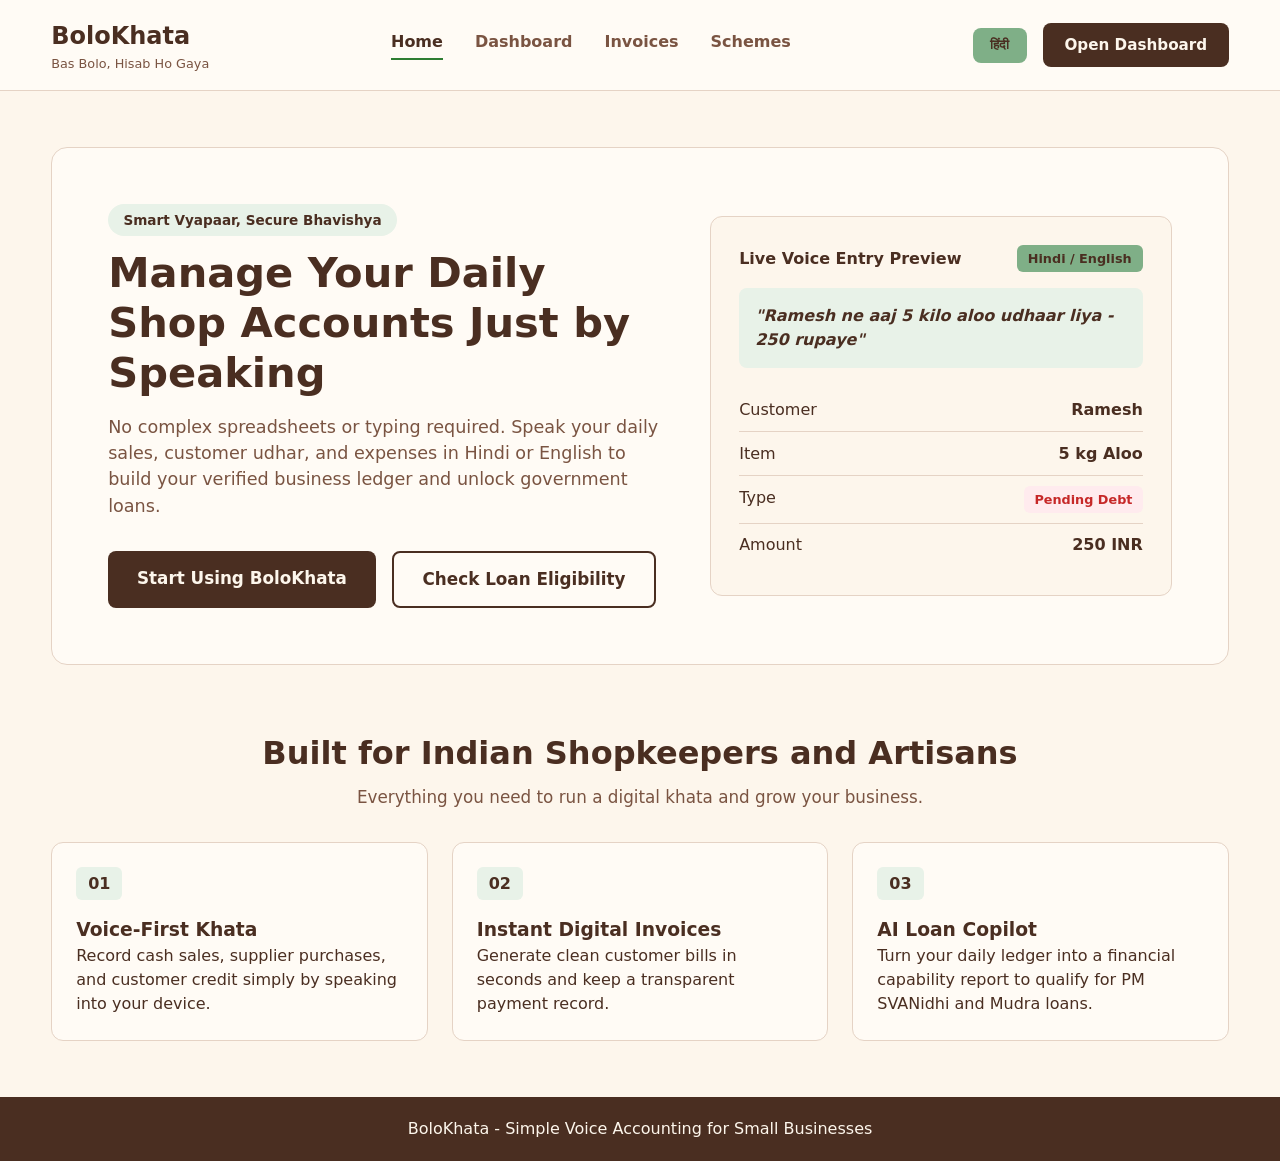
<file: frontend/index.html>
<!DOCTYPE html>
<html lang="en">
<head>
  <meta charset="UTF-8">
  <meta name="viewport" content="width=device-width, initial-scale=1.0">
  <title>BoloKhata - Voice Accounting for Small Businesses</title>
  <link rel="stylesheet" href="style.css">
</head>
<body>
  <header class="topbar">
    <div class="brand">
      <a href="index.html" class="logo" data-i18n="brandName">BoloKhata</a>
      <span class="tag" data-i18n="brandTag">Bas Bolo, Hisab Ho Gaya</span>
    </div>
    <nav class="topnav">
      <a href="index.html" class="link active" data-i18n="navHome">Home</a>
      <a href="auth.html?mode=login" class="link" data-i18n="navDash">Sign in</a>
      <a href="invoices.html" class="link" data-i18n="navInvoices">Invoices</a>
      <a href="schemes.html" class="link" data-i18n="navSchemes">Schemes</a>
    </nav>
    <div class="actions">
      <button id="langBtn" class="langbtn" type="button">हिंदी</button>
      <a href="auth.html?mode=login" class="btn" data-i18n="btnOpenApp">Sign in</a>
    </div>
  </header>

  <main class="landing">
    <section class="hero">
      <div class="herotext">
        <span class="pill" data-i18n="heroBadge">Smart Vyapaar, Secure Bhavishya</span>
        <h1 data-i18n="heroTitle">Manage Your Daily Shop Accounts Just by Speaking</h1>
        <p data-i18n="heroSub">No complex spreadsheets or typing required. Speak your daily sales, customer udhar, and expenses in Hindi or English to build your verified business ledger and unlock government loans.</p>
        <div class="herobtns">
          <a href="auth.html" class="btn large" data-i18n="btnStartNow">Create free account</a>
          <a href="schemes.html" class="outline large" data-i18n="btnExploreSchemes">Check Loan Eligibility</a>
        </div>
      </div>
      <div class="herocard">
        <div class="preview">
          <div class="previewhead">
            <strong data-i18n="previewTitle">Live Voice Entry Preview</strong>
            <span class="badge" data-i18n="previewLang">Hindi / English</span>
          </div>
          <div class="quote" data-i18n="sampleText">"Ramesh ne aaj 5 kilo aloo udhaar liya - 250 rupaye"</div>
          <div class="parsed">
            <div class="row">
              <span data-i18n="colCustomer">Customer</span>
              <strong>Ramesh</strong>
            </div>
            <div class="row">
              <span data-i18n="colItem">Item</span>
              <strong>5 kg Aloo</strong>
            </div>
            <div class="row">
              <span data-i18n="colType">Type</span>
              <span class="statusudhar" data-i18n="statusUdhar">Pending Udhar</span>
            </div>
            <div class="row">
              <span data-i18n="colAmount">Amount</span>
              <strong>250 INR</strong>
            </div>
          </div>
        </div>
      </div>
    </section>

    <section class="features">
      <div class="sec-head">
        <h2 data-i18n="featHeading">Built for Indian Shopkeepers and Artisans</h2>
        <p data-i18n="featSub">Everything you need to run a digital khata and grow your business.</p>
      </div>
      <div class="grid3">
        <div class="card">
          <span class="step">01</span>
          <h3 data-i18n="feat1Title">Voice-First Khata</h3>
          <p data-i18n="feat1Desc">Record cash sales, supplier purchases, and customer credit simply by speaking into your device.</p>
        </div>
        <div class="card">
          <span class="step">02</span>
          <h3 data-i18n="feat2Title">Instant Digital Invoices</h3>
          <p data-i18n="feat2Desc">Generate clean customer bills in seconds and keep a transparent payment record.</p>
        </div>
        <div class="card">
          <span class="step">03</span>
          <h3 data-i18n="feat3Title">AI Loan Copilot</h3>
          <p data-i18n="feat3Desc">Turn your daily ledger into a financial capability report to qualify for PM SVANidhi and Mudra loans.</p>
        </div>
      </div>
    </section>
  </main>

  <footer class="footer">
    <span data-i18n="footerText">BoloKhata - Simple Voice Accounting for Small Businesses</span>
  </footer>

  <script src="lang.js"></script>
  <script src="app.js"></script>
</body>
</html>
</file>
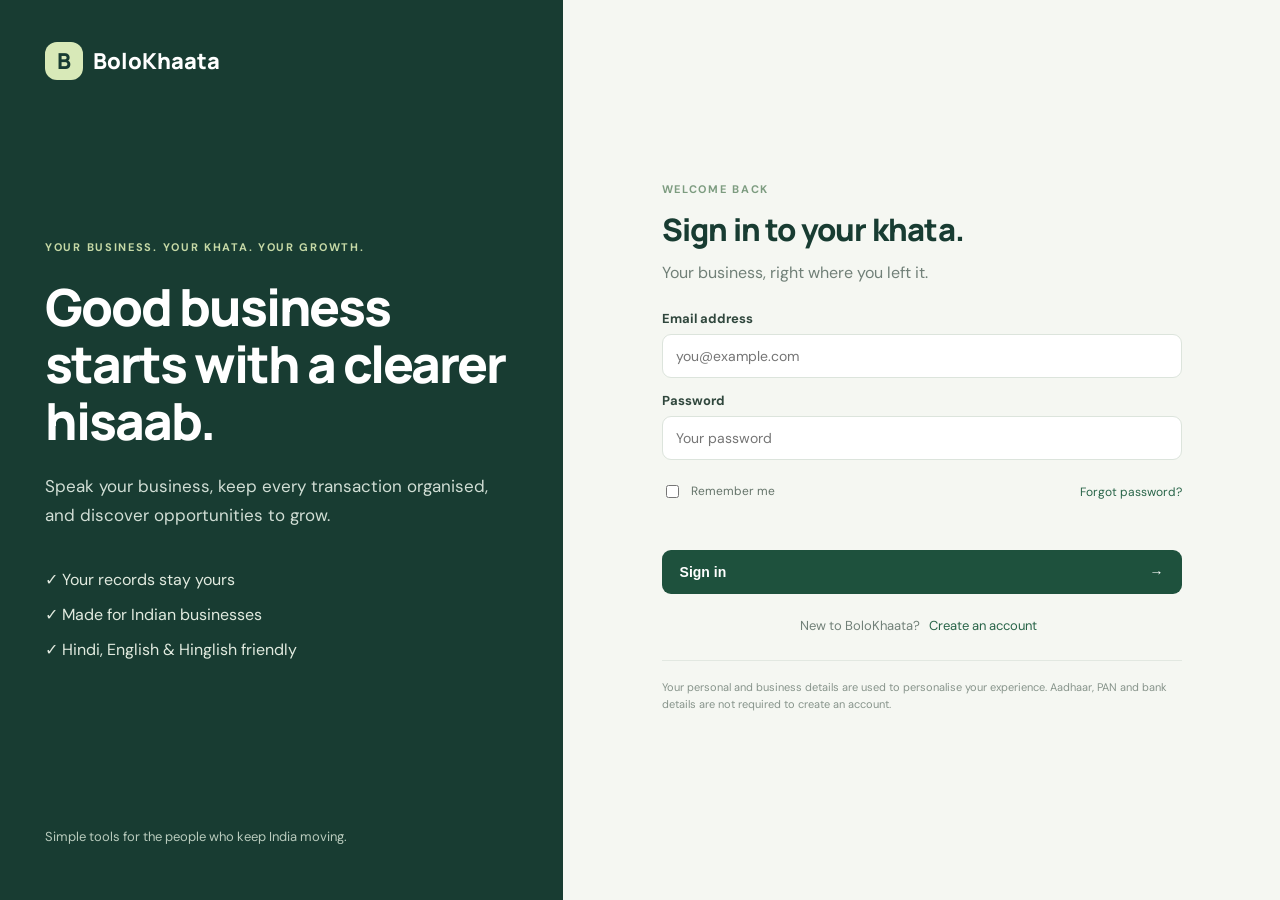
<file: frontend/account.html>
<!doctype html><html lang="en"><head><meta charset="utf-8"><meta name="viewport" content="width=device-width,initial-scale=1"><title>Account settings · BoloKhaata</title><link rel="stylesheet" href="dashboard.css"><link rel="stylesheet" href="account.css"></head><body><div class="app-shell"><aside class="app-side"><a class="app-logo" href="index.html">◈ BoloKhaata</a><p class="side-caption">YOUR BUSINESS, IN ONE PLACE</p><nav><a href="dashboard.html">▦ &nbsp; Overview</a><a href="invoices.html">▤ &nbsp; Invoices</a><a href="customers.html">♙ &nbsp; Customer khata</a><a href="schemes.html">✳ &nbsp; Government schemes</a><a class="selected" href="account.html">⚙ &nbsp; Account settings</a></nav><div class="side-user"><span class="avatar">BK</span><span><b>Account</b><small>Privacy and security</small></span><button id="logout">↗</button></div></aside><main class="app-main"><header class="dash-head"><div><p class="side-caption">ACCOUNT AND PRIVACY</p><h1>Account settings</h1><p class="muted">Review your profile and manage your business data.</p></div></header><section class="panel"><h3>Profile</h3><dl class="profile-list"><dt>Name</dt><dd id="profileName">Loading…</dd><dt>Email</dt><dd id="profileEmail">—</dd><dt>Business</dt><dd id="profileBusiness">—</dd><dt>Email verification</dt><dd id="profileVerified">—</dd></dl></section><section class="panel"><h3>Download your data</h3><p class="muted">Export your profile, customers, transactions and invoices as a JSON file.</p><button class="btn" id="exportData">Download my data</button></section><section class="panel danger"><h3>Delete your account</h3><p class="muted">This permanently deletes your account, business profile, customers, transactions and invoices. Download your data first if you need a copy. This action cannot be undone.</p><label for="deletePassword">Confirm your password</label><input id="deletePassword" type="password" autocomplete="current-password"><label class="confirm"><input id="deleteConfirm" type="checkbox"> I understand this permanently deletes my account and business records.</label><button class="danger-btn" id="deleteAccount">Permanently delete account</button></section><p class="dash-error" id="accountError" role="status"></p></main></div><script src="account.js"></script></body></html>
</file>
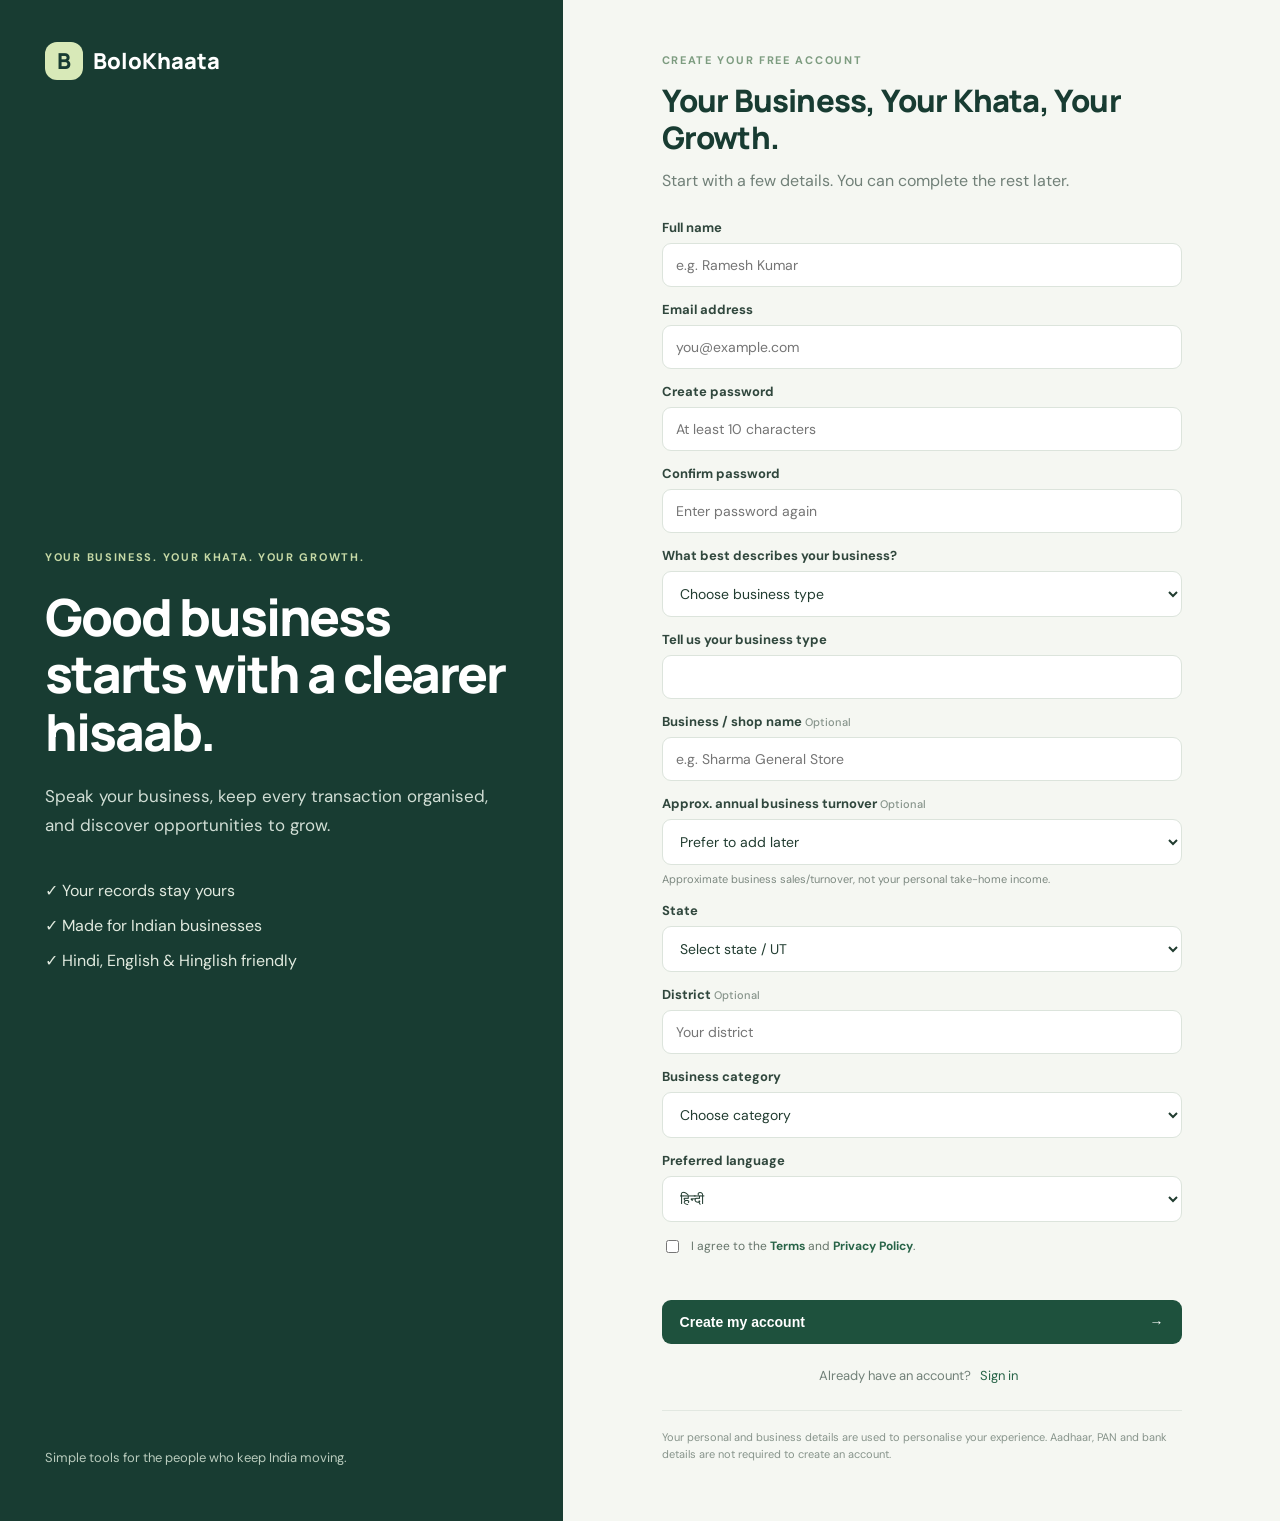
<file: frontend/auth.html>
<!doctype html>
<html lang="en">
<head>
  <meta charset="utf-8"><meta name="viewport" content="width=device-width,initial-scale=1">
  <meta name="theme-color" content="#183c32">
  <title>Account access · BoloKhaata</title>
  <link rel="stylesheet" href="auth.css">
</head>
<body>
  <main class="auth-layout">
    <section class="brand-panel">
      <a class="wordmark" href="index.html"><span class="mark">B</span> BoloKhaata</a>
      <div class="brand-copy">
        <span class="eyebrow">YOUR BUSINESS. YOUR KHATA. YOUR GROWTH.</span>
        <h1>Good business starts with a clearer hisaab.</h1>
        <p>Speak your business, keep every transaction organised, and discover opportunities to grow.</p>
        <div class="trust-points"><span>✓ Your records stay yours</span><span>✓ Made for Indian businesses</span><span>✓ Hindi, English & Hinglish friendly</span></div>
      </div>
      <p class="brand-foot">Simple tools for the people who keep India moving.</p>
    </section>
    <section class="form-panel">
      <div class="form-wrap">
        <a class="mobile-wordmark" href="index.html">◈ BoloKhaata</a>
        <div id="step-register" class="auth-step">
          <span class="eyebrow">CREATE YOUR FREE ACCOUNT</span><h2>Your Business, Your Khata, Your Growth.</h2>
          <p class="muted">Start with a few details. You can complete the rest later.</p>
          <form id="registerForm">
            <div class="field"><label for="fullName">Full name</label><input id="fullName" name="full_name" autocomplete="name" required placeholder="e.g. Ramesh Kumar"></div>
            <div class="field"><label for="email">Email address</label><input id="email" name="email" type="email" autocomplete="email" required placeholder="you@example.com"></div>
            <div class="field"><label for="password">Create password</label><input id="password" name="password" type="password" minlength="10" autocomplete="new-password" required placeholder="At least 10 characters"></div>
            <div class="field"><label for="confirmPassword">Confirm password</label><input id="confirmPassword" type="password" minlength="10" autocomplete="new-password" required placeholder="Enter password again"></div>
            <div class="field"><label for="businessType">What best describes your business?</label><select id="businessType" name="merchant_type" required><option value="">Choose business type</option><option>Street Vendor</option><option>Small Shopkeeper / Kirana Store</option><option>Grocery Store</option><option>Fruits and Vegetable Seller</option><option>Food Stall / Food Vendor</option><option>Small Retail Business</option><option>Artisan / Craftsperson</option><option>Tailor / Weaver</option><option>Farmer / Agricultural Business</option><option>Service Provider</option><option>Self-employed Individual</option><option>Micro / Small Enterprise</option><option>Other</option></select></div>
            <div class="field" id="otherTypeWrap" hidden><label for="otherType">Tell us your business type</label><input id="otherType" name="other_business_type"></div>
            <div class="field"><label for="shopName">Business / shop name <span class="optional">Optional</span></label><input id="shopName" name="business_name" placeholder="e.g. Sharma General Store"></div>
            <div class="field"><label for="income">Approx. annual business turnover <span class="optional">Optional</span></label><select id="income" name="annual_income"><option value="">Prefer to add later</option><option>Below ₹1 lakh</option><option>₹1–2.5 lakh</option><option>₹2.5–5 lakh</option><option>₹5–10 lakh</option><option>₹10–25 lakh</option><option>Above ₹25 lakh</option><option>Prefer not to say</option></select><small>Approximate business sales/turnover, not your personal take-home income.</small></div>
            <div class="field"><label for="state">State</label><select id="state" name="state" required><option value="">Select state / UT</option></select></div>
            <div class="field"><label for="district">District <span class="optional">Optional</span></label><input id="district" name="district" placeholder="Your district"></div>
            <div class="field"><label for="category">Business category</label><select id="category" name="business_category" required><option value="">Choose category</option><option value="retail">Retail & shopkeeping</option><option value="food">Food & grocery</option><option value="street_vendor">Street vending</option><option value="artisan">Artisan & crafts</option><option value="agriculture">Agriculture</option><option value="services">Services</option><option value="manufacturing">Micro manufacturing</option><option value="other">Other</option></select></div>
            <div class="field"><label for="language">Preferred language</label><select id="language" name="preferred_language" required><option value="hi">हिन्दी</option><option value="en">English</option><option value="hinglish">Hinglish</option><option value="bn">বাংলা</option><option value="mr">मराठी</option><option value="ta">தமிழ்</option><option value="te">తెలుగు</option><option value="gu">ગુજરાતી</option><option value="pa">ਪੰਜਾਬੀ</option><option value="kn">ಕನ್ನಡ</option><option value="ml">മലയാളം</option><option value="or">ଓଡ଼ିଆ</option></select></div>
            <label class="check"><input id="terms" name="accepted_terms" value="true" type="checkbox" required><span>I agree to the <a href="terms.html" target="_blank" rel="noopener">Terms</a> and <a href="privacy.html" target="_blank" rel="noopener">Privacy Policy</a>.</span></label>
            <p class="form-error" id="registerError" role="alert"></p>
            <button class="primary" type="submit" id="registerButton">Create my account <span>→</span></button>
          </form>
          <p class="switch">Already have an account? <button type="button" data-show="login">Sign in</button></p>
        </div>
        <div id="step-login" class="auth-step" hidden>
          <span class="eyebrow">WELCOME BACK</span><h2>Sign in to your khata.</h2><p class="muted">Your business, right where you left it.</p>
          <form id="loginForm"><div class="field"><label for="loginEmail">Email address</label><input id="loginEmail" type="email" autocomplete="email" required placeholder="you@example.com"></div><div class="field"><label for="loginPassword">Password</label><input id="loginPassword" type="password" autocomplete="current-password" required placeholder="Your password"></div><div class="login-options"><label class="check"><input type="checkbox" id="remember"> <span>Remember me</span></label><button type="button" class="text-button" id="forgotPassword">Forgot password?</button></div><p class="form-error" id="loginError" role="alert"></p><button class="primary">Sign in <span>→</span></button></form><p class="switch">New to BoloKhaata? <button type="button" data-show="register">Create an account</button></p>
        </div>
        <div id="step-reset" class="auth-step" hidden>
          <span class="eyebrow">ACCOUNT RECOVERY</span>
          <h2 id="resetHeading">Reset your password</h2>
          <p class="muted" id="resetDescription">We'll send a secure reset link to your registered email.</p>
          <form id="resetForm">
            <div class="field" id="resetEmailWrap"><label for="resetEmail">Email address</label><input id="resetEmail" type="email" autocomplete="email" required></div>
            <div class="field" id="newPasswordWrap" hidden><label for="newPassword">New password</label><input id="newPassword" type="password" minlength="10" autocomplete="new-password"></div>
            <p class="form-error" id="resetError" role="alert"></p>
            <button class="primary" id="resetSubmit">Send reset link</button>
          </form>
          <button class="text-button" data-show="login">Back to sign in</button>
        </div>
        <p class="security-note">Your personal and business details are used to personalise your experience. Aadhaar, PAN and bank details are not required to create an account.</p>
      </div>
    </section>
  </main>
  <script src="auth.js"></script>
</body></html>
</file>
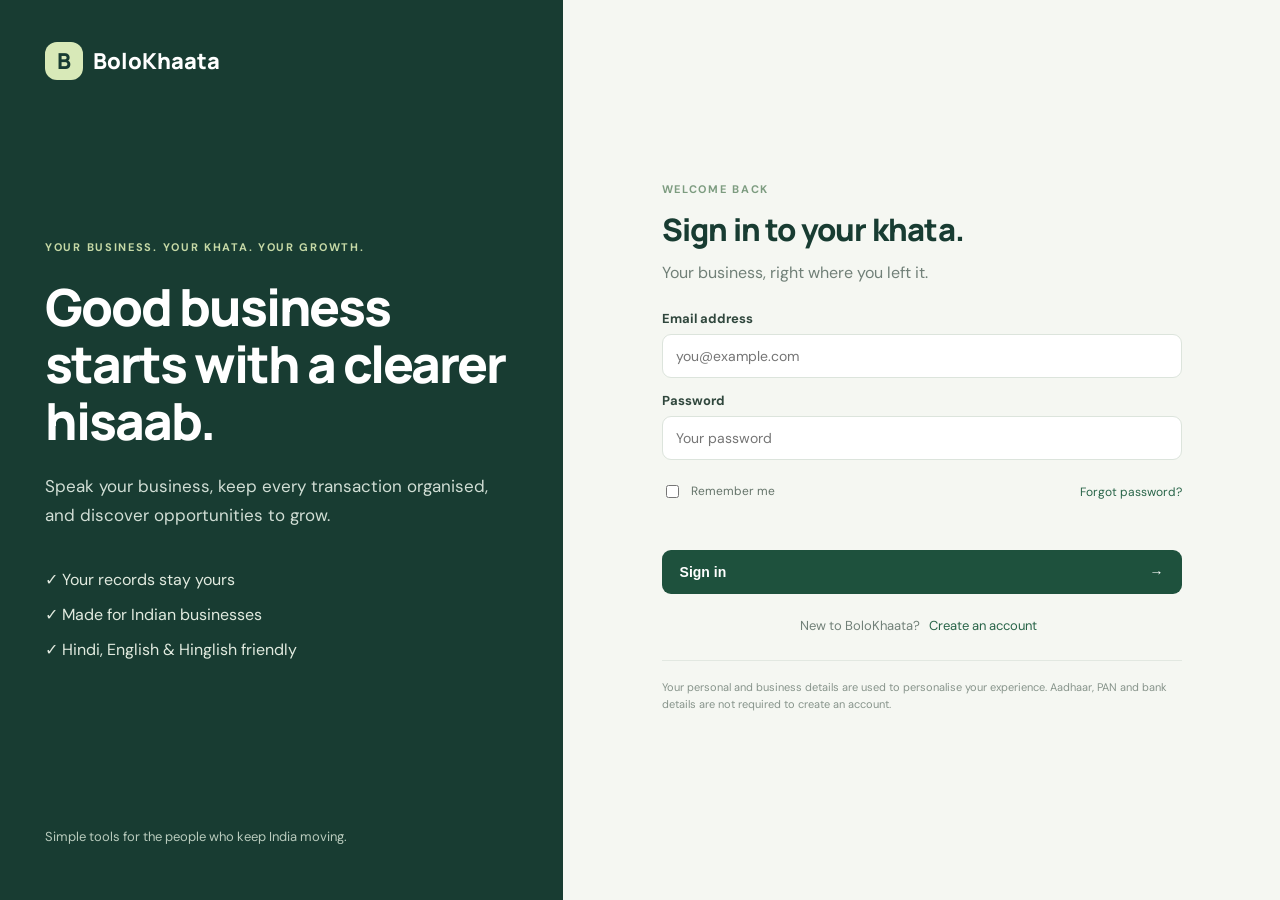
<file: frontend/dashboard.html>
<!doctype html><html lang="en"><head><meta charset="utf-8"><meta name="viewport" content="width=device-width,initial-scale=1"><title>Business dashboard · BoloKhaata</title><link rel="stylesheet" href="style.css"><link rel="stylesheet" href="dashboard.css"></head><body><div class="app-shell"><aside class="app-side"><a class="app-logo" href="index.html">◈ BoloKhaata</a><p class="side-caption">YOUR BUSINESS, IN ONE PLACE</p><nav><a class="selected" href="dashboard.html">▦ &nbsp; Overview</a><a href="invoices.html">▤ &nbsp; Invoices</a><a href="customers.html">♙ &nbsp; Customer khata</a><a href="schemes.html">✳ &nbsp; Government schemes</a><a href="account.html">⚙ &nbsp; Account settings</a></nav><div class="side-user"><span class="avatar" id="avatar">BK</span><span><b id="sideName">Your account</b><small id="sideBusiness">Business profile</small></span><button id="logout" title="Sign out">↗</button></div></aside><main class="app-main"><header class="dash-head"><div><p class="side-caption">BUSINESS OVERVIEW</p><h1 id="greeting">Namaste!</h1><p class="muted" id="businessLine">Here’s how your business is doing.</p></div><div class="head-actions"><a class="btn" href="invoices.html">＋ Create invoice</a></div></header><section class="voice-hero"><div><span class="voice-kicker">✦ YOUR DAILY HISAB, MADE SIMPLE</span><h2>Just say it. We’ll organise it.</h2><p>Record a sale, note an udhar or track an expense in the language you speak.</p><div class="voice-actions"><button class="voice-button" id="micBtn" type="button">🎙 &nbsp; Start voice entry</button><span id="voiceStatus" aria-live="polite">Ready when you are</span></div><p class="voice-hint">Try: “Ramesh ko 500 rupaye udhar diya” · Speak clearly in Hindi or English.</p><div class="voice-manual"><label for="voiceText">Or type what you would say</label><textarea id="voiceText" rows="2" placeholder="Example: Ramesh ko 500 rupaye udhar diya"></textarea><button class="voice-button" id="parseVoiceText" type="button">Understand entry</button></div></div><div class="voice-art">🎙️<span>Speak naturally<br>in Hindi or English</span></div></section><section class="metrics"><article><span>Today's sales</span><strong id="todaySales">—</strong><small>From recorded transactions</small></article><article><span>This month's sales</span><strong id="monthSales">—</strong><small>Current month</small></article><article><span>Outstanding udhar</span><strong id="outstanding">—</strong><small>Customer balances</small></article><article><span>Total expenses</span><strong id="expenses">—</strong><small>Recorded expenses</small></article></section><section class="dash-grid"><article class="panel"><div class="panel-head"><div><h3>Recent business activity</h3><p>Latest entries from your khata</p></div><a href="invoices.html">View invoices →</a></div><div id="activity" class="activity"><p class="empty">Your recent transactions will appear here once you record them.</p></div></article><article class="panel"><div class="panel-head"><div><h3>Grow with confidence</h3><p>Government support, made easier to explore</p></div></div><div class="scheme-promo"><span>✳</span><h3>Find support for your business</h3><p>Explore government schemes and check your document readiness using your business profile.</p><a class="btn" href="schemes.html">Explore schemes</a><small>Eligibility matches are indicative, not an approval or guarantee.</small></div></article></section><section id="draftPanel" class="panel draft-panel" hidden><div class="panel-head"><div><h3>Review your voice entry</h3><p>Nothing is saved until you confirm.</p></div></div><p id="transcript"></p><div class="draft-fields"><label>Customer name<input id="draftCustomer" maxlength="120" placeholder="Customer (optional)"></label><label>Amount (₹)<input id="draftAmount" type="number" min="0.01" step="0.01" required></label><label>Entry type<select id="draftKind"><option value="SALE">Sale</option><option value="CREDIT_GIVEN">Udhar given</option><option value="PAYMENT_RECEIVED">Payment received</option><option value="EXPENSE">Expense</option></select></label></div><p class="muted">Review and correct every field. The entry is saved only after you confirm.</p><div class="draft-actions"><button class="btn" id="confirmDraft">Confirm and save entry</button><button class="btn" id="dismissDraft">Discard draft</button></div></section><div id="dashError" class="dash-error" role="status"></div><footer class="dash-foot">BoloKhaata · Your records, your control.</footer></main></div><script src="dashboard.js"></script></body></html>
</file>
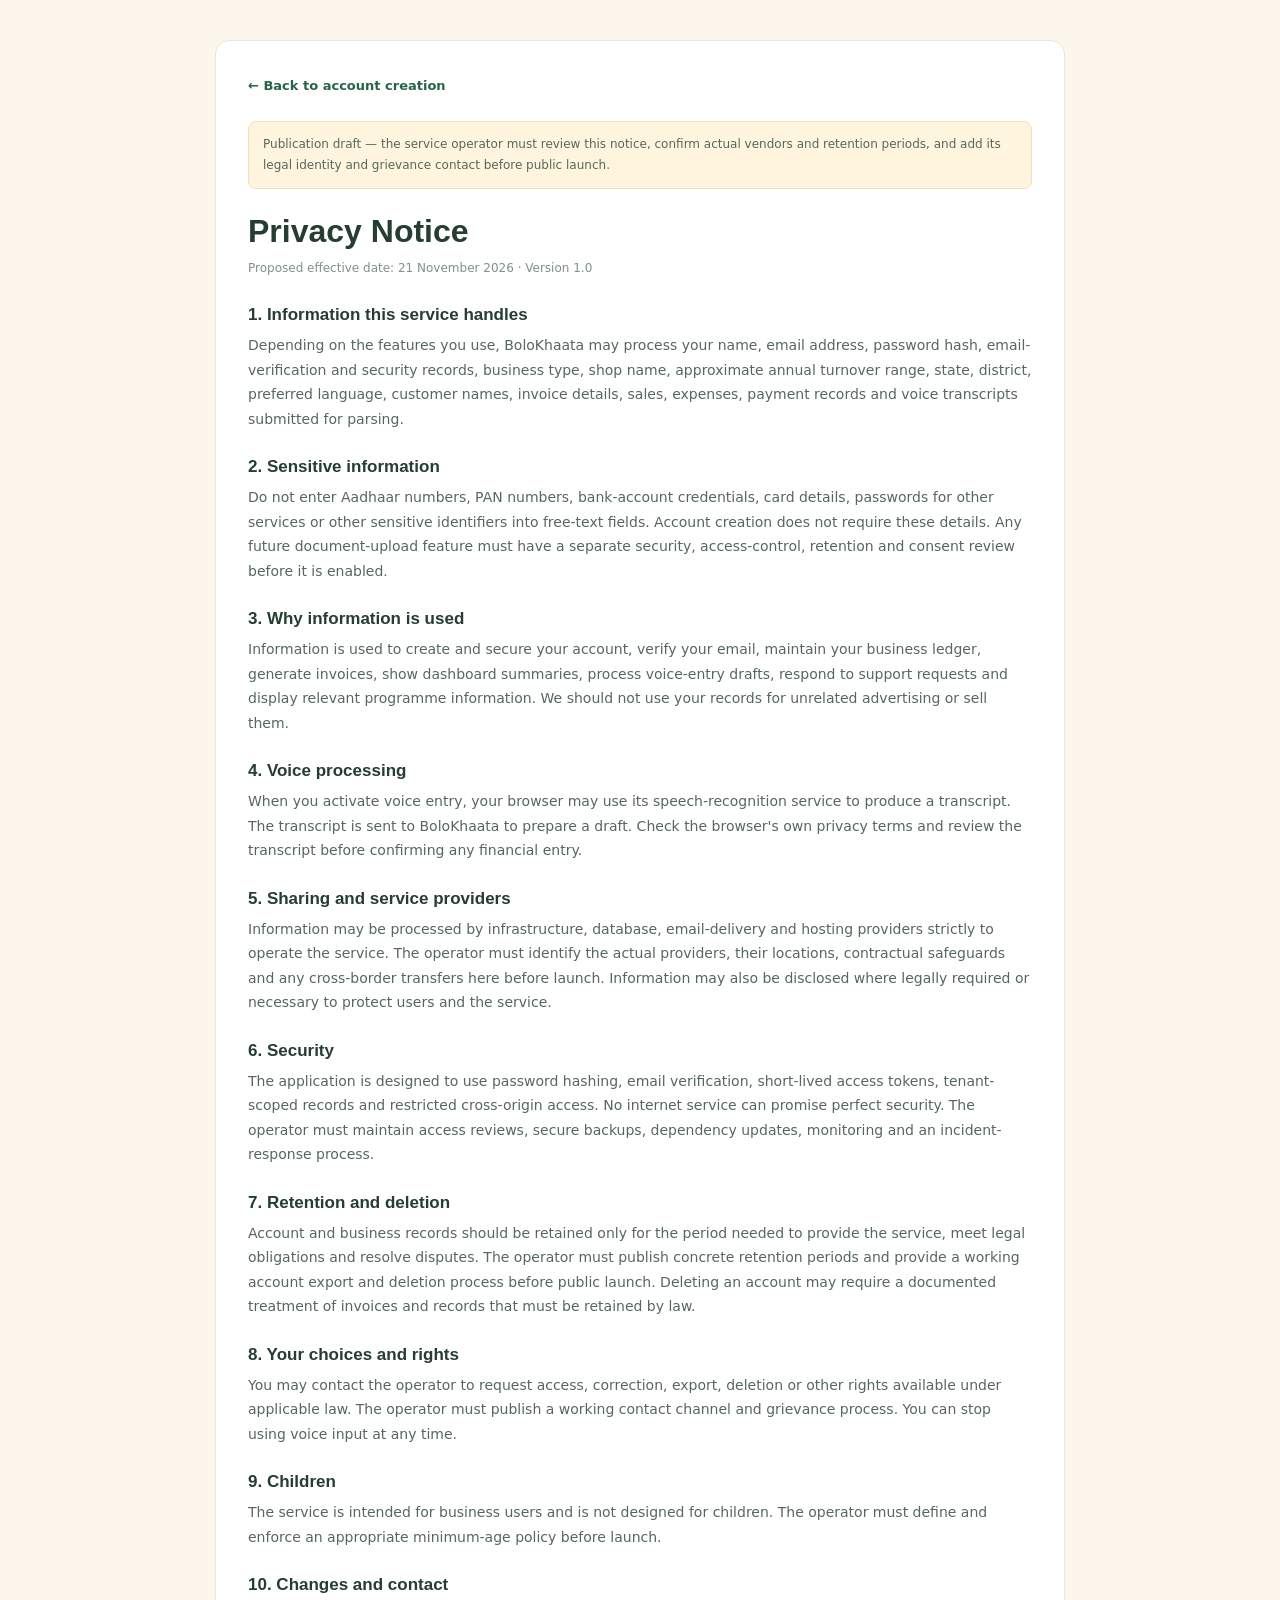
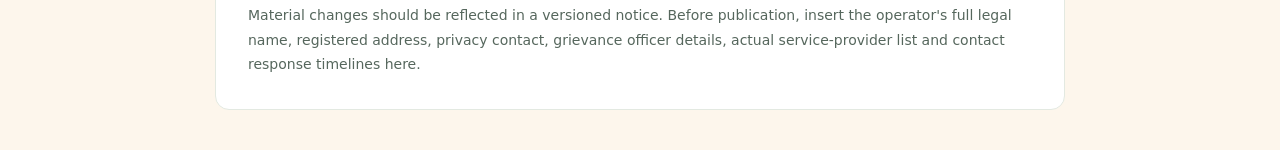
<file: frontend/privacy.html>
<!doctype html>
<html lang="en"><head><meta charset="utf-8"><meta name="viewport" content="width=device-width,initial-scale=1"><title>Privacy Notice · BoloKhaata</title><link rel="stylesheet" href="style.css"><link rel="stylesheet" href="legal.css"></head>
<body><main class="legal"><a href="auth.html">← Back to account creation</a><p class="draft-notice">Publication draft — the service operator must review this notice, confirm actual vendors and retention periods, and add its legal identity and grievance contact before public launch.</p><h1>Privacy Notice</h1><p class="updated">Proposed effective date: 21 November 2026 · Version 1.0</p>
<h2>1. Information this service handles</h2><p>Depending on the features you use, BoloKhaata may process your name, email address, password hash, email-verification and security records, business type, shop name, approximate annual turnover range, state, district, preferred language, customer names, invoice details, sales, expenses, payment records and voice transcripts submitted for parsing.</p>
<h2>2. Sensitive information</h2><p>Do not enter Aadhaar numbers, PAN numbers, bank-account credentials, card details, passwords for other services or other sensitive identifiers into free-text fields. Account creation does not require these details. Any future document-upload feature must have a separate security, access-control, retention and consent review before it is enabled.</p>
<h2>3. Why information is used</h2><p>Information is used to create and secure your account, verify your email, maintain your business ledger, generate invoices, show dashboard summaries, process voice-entry drafts, respond to support requests and display relevant programme information. We should not use your records for unrelated advertising or sell them.</p>
<h2>4. Voice processing</h2><p>When you activate voice entry, your browser may use its speech-recognition service to produce a transcript. The transcript is sent to BoloKhaata to prepare a draft. Check the browser's own privacy terms and review the transcript before confirming any financial entry.</p>
<h2>5. Sharing and service providers</h2><p>Information may be processed by infrastructure, database, email-delivery and hosting providers strictly to operate the service. The operator must identify the actual providers, their locations, contractual safeguards and any cross-border transfers here before launch. Information may also be disclosed where legally required or necessary to protect users and the service.</p>
<h2>6. Security</h2><p>The application is designed to use password hashing, email verification, short-lived access tokens, tenant-scoped records and restricted cross-origin access. No internet service can promise perfect security. The operator must maintain access reviews, secure backups, dependency updates, monitoring and an incident-response process.</p>
<h2>7. Retention and deletion</h2><p>Account and business records should be retained only for the period needed to provide the service, meet legal obligations and resolve disputes. The operator must publish concrete retention periods and provide a working account export and deletion process before public launch. Deleting an account may require a documented treatment of invoices and records that must be retained by law.</p>
<h2>8. Your choices and rights</h2><p>You may contact the operator to request access, correction, export, deletion or other rights available under applicable law. The operator must publish a working contact channel and grievance process. You can stop using voice input at any time.</p>
<h2>9. Children</h2><p>The service is intended for business users and is not designed for children. The operator must define and enforce an appropriate minimum-age policy before launch.</p>
<h2>10. Changes and contact</h2><p>Material changes should be reflected in a versioned notice. Before publication, insert the operator's full legal name, registered address, privacy contact, grievance officer details, actual service-provider list and contact response timelines here.</p>
</main></body></html>
</file>
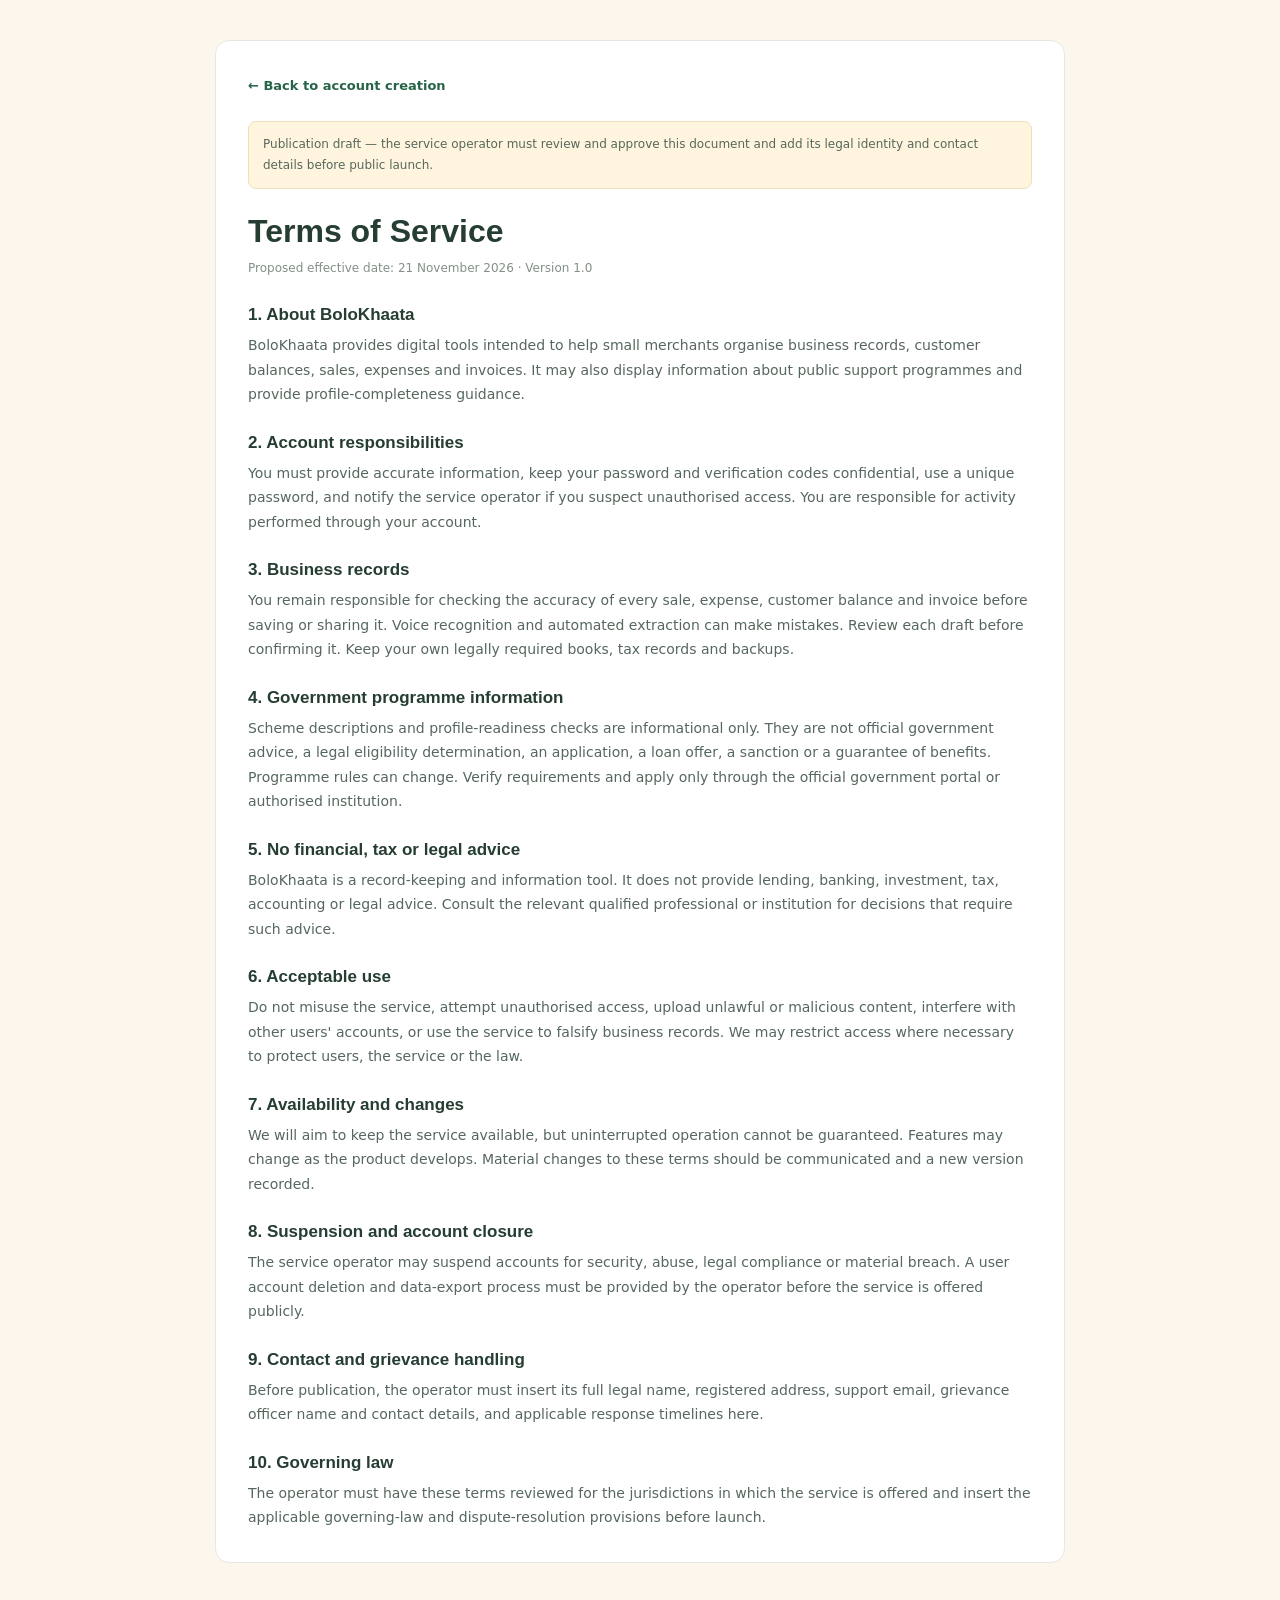
<file: frontend/terms.html>
<!doctype html>
<html lang="en"><head><meta charset="utf-8"><meta name="viewport" content="width=device-width,initial-scale=1"><title>Terms of Service · BoloKhaata</title><link rel="stylesheet" href="style.css"><link rel="stylesheet" href="legal.css"></head>
<body><main class="legal"><a href="auth.html">← Back to account creation</a><p class="draft-notice">Publication draft — the service operator must review and approve this document and add its legal identity and contact details before public launch.</p><h1>Terms of Service</h1><p class="updated">Proposed effective date: 21 November 2026 · Version 1.0</p>
<h2>1. About BoloKhaata</h2><p>BoloKhaata provides digital tools intended to help small merchants organise business records, customer balances, sales, expenses and invoices. It may also display information about public support programmes and provide profile-completeness guidance.</p>
<h2>2. Account responsibilities</h2><p>You must provide accurate information, keep your password and verification codes confidential, use a unique password, and notify the service operator if you suspect unauthorised access. You are responsible for activity performed through your account.</p>
<h2>3. Business records</h2><p>You remain responsible for checking the accuracy of every sale, expense, customer balance and invoice before saving or sharing it. Voice recognition and automated extraction can make mistakes. Review each draft before confirming it. Keep your own legally required books, tax records and backups.</p>
<h2>4. Government programme information</h2><p>Scheme descriptions and profile-readiness checks are informational only. They are not official government advice, a legal eligibility determination, an application, a loan offer, a sanction or a guarantee of benefits. Programme rules can change. Verify requirements and apply only through the official government portal or authorised institution.</p>
<h2>5. No financial, tax or legal advice</h2><p>BoloKhaata is a record-keeping and information tool. It does not provide lending, banking, investment, tax, accounting or legal advice. Consult the relevant qualified professional or institution for decisions that require such advice.</p>
<h2>6. Acceptable use</h2><p>Do not misuse the service, attempt unauthorised access, upload unlawful or malicious content, interfere with other users' accounts, or use the service to falsify business records. We may restrict access where necessary to protect users, the service or the law.</p>
<h2>7. Availability and changes</h2><p>We will aim to keep the service available, but uninterrupted operation cannot be guaranteed. Features may change as the product develops. Material changes to these terms should be communicated and a new version recorded.</p>
<h2>8. Suspension and account closure</h2><p>The service operator may suspend accounts for security, abuse, legal compliance or material breach. A user account deletion and data-export process must be provided by the operator before the service is offered publicly.</p>
<h2>9. Contact and grievance handling</h2><p>Before publication, the operator must insert its full legal name, registered address, support email, grievance officer name and contact details, and applicable response timelines here.</p>
<h2>10. Governing law</h2><p>The operator must have these terms reviewed for the jurisdictions in which the service is offered and insert the applicable governing-law and dispute-resolution provisions before launch.</p>
</main></body></html>
</file>
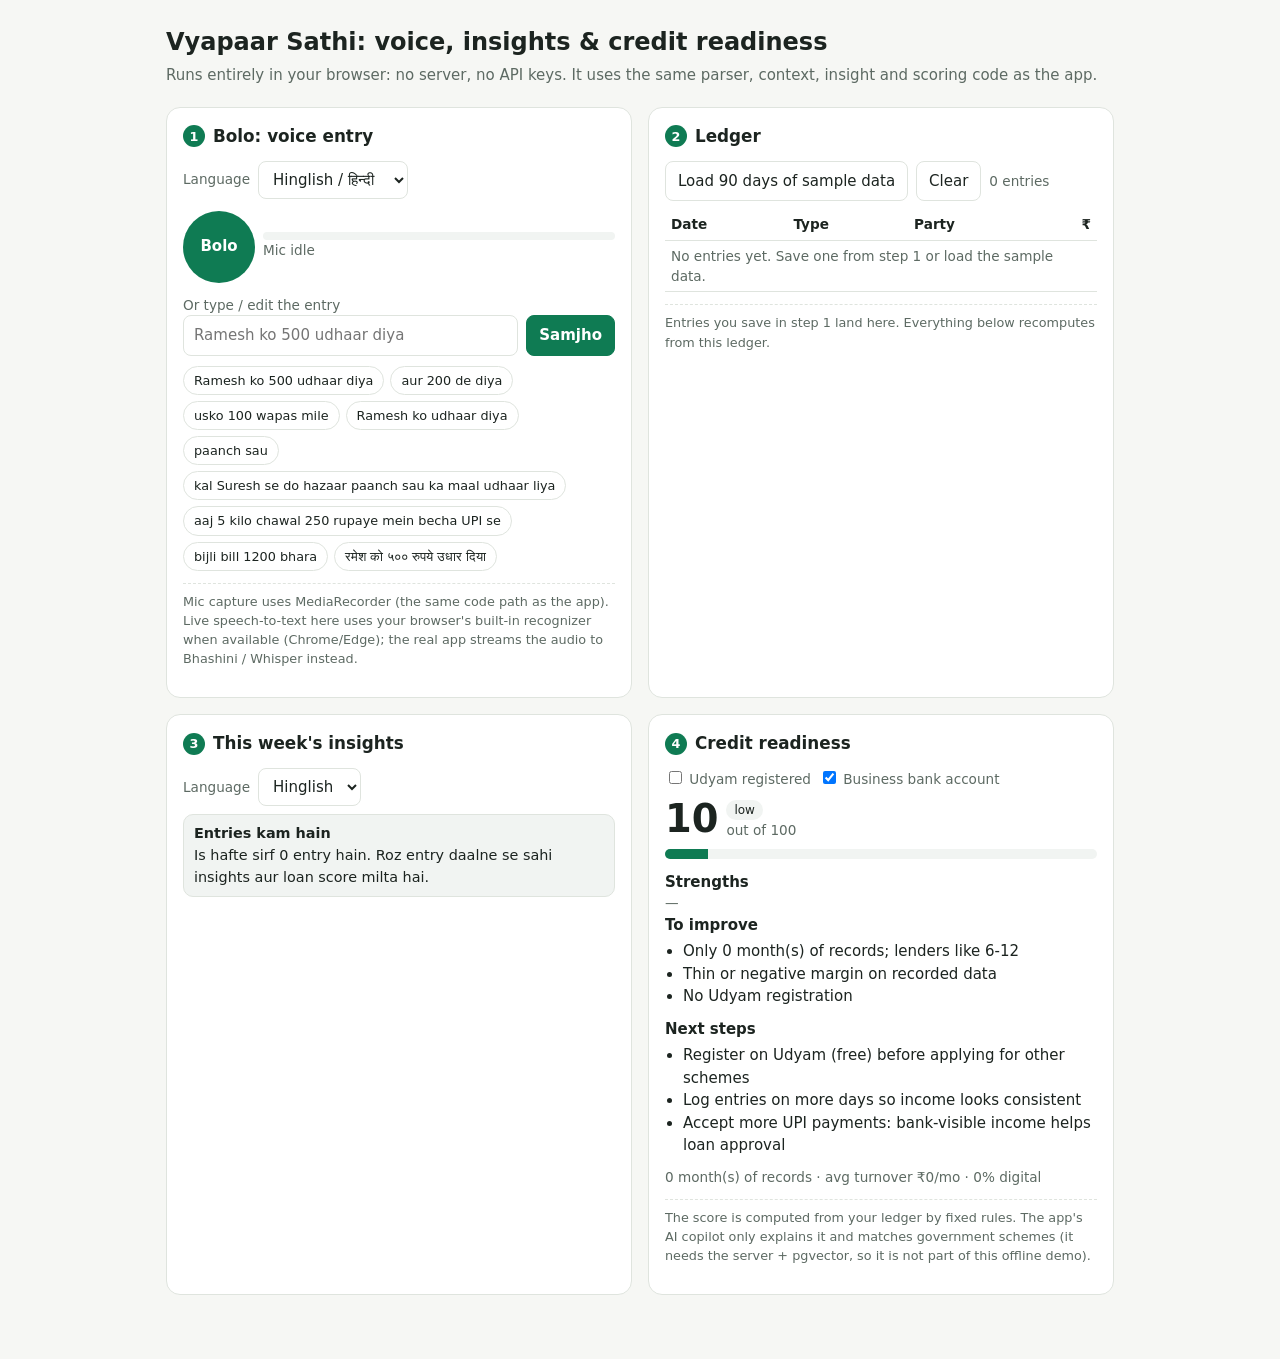
<file: gauri-module/demo/vyapaar_sathi_demo.html>
<!doctype html>
<html lang="en">
<head>
<meta charset="utf-8">
<meta name="viewport" content="width=device-width, initial-scale=1">
<title>Vyapaar Sathi: Voice, Insights, Credit Copilot</title>
<style>
  :root {
    --bg: #f6f7f4; --card: #ffffff; --ink: #1c2420; --muted: #5d6a63; --line: #dfe4de;
    --brand: #0f7b53; --brand-ink: #ffffff; --warn: #b3261e; --warn-bg: #fdecea; --good: #146c43; --good-bg: #e7f5ee; --info-bg: #f1f4f2;
    --amber: #8a5a00; --code-bg: #f1f4f2;
  }
  @media (prefers-color-scheme: dark) {
    :root:not([data-theme="light"]) {
      --bg: #121815; --card: #1a221e; --ink: #e8efe9; --muted: #9fb0a5; --line: #2a352f;
      --brand: #3ecf8e; --brand-ink: #0b1a13; --warn: #ff8a80; --warn-bg: #3a1d1b; --good: #7be0b0; --good-bg: #17302a; --info-bg: #202a25;
      --amber: #f0c36a; --code-bg: #202a25;
    }
  }
  * { box-sizing: border-box; }
  body { margin: 0; background: var(--bg); color: var(--ink); font: 15px/1.5 system-ui, -apple-system, "Segoe UI", Roboto, "Noto Sans Devanagari", sans-serif; }
  .wrap { max-width: 980px; margin: 0 auto; padding: 24px 16px 64px; }
  h1 { font-size: 1.5rem; margin: 0 0 4px; }
  .sub { color: var(--muted); margin: 0 0 20px; }
  .grid { display: grid; gap: 16px; grid-template-columns: 1fr; }
  @media (min-width: 860px) { .grid { grid-template-columns: 1fr 1fr; } .full { grid-column: 1 / -1; } }
  .card { background: var(--card); border: 1px solid var(--line); border-radius: 14px; padding: 16px; }
  .card h2 { font-size: 1.05rem; margin: 0 0 12px; display: flex; align-items: center; gap: 8px; }
  .num { display: inline-grid; place-items: center; width: 22px; height: 22px; border-radius: 50%; background: var(--brand); color: var(--brand-ink); font-size: .8rem; }
  label { font-size: .85rem; color: var(--muted); }
  select, input[type=text], button { font: inherit; }
  select, input[type=text] { border: 1px solid var(--line); background: var(--card); color: var(--ink); border-radius: 8px; padding: 8px 10px; }
  input[type=text] { width: 100%; }
  button { border: 1px solid var(--line); background: var(--card); color: var(--ink); border-radius: 8px; padding: 8px 12px; cursor: pointer; }
  button.primary { background: var(--brand); color: var(--brand-ink); border-color: var(--brand); font-weight: 600; }
  button:disabled { opacity: .5; cursor: not-allowed; }
  button:focus-visible, select:focus-visible, input:focus-visible { outline: 2px solid var(--brand); outline-offset: 2px; }
  .row { display: flex; gap: 8px; align-items: center; flex-wrap: wrap; }
  .mic { width: 72px; height: 72px; border-radius: 50%; border: 0; background: var(--brand); color: var(--brand-ink); font-weight: 700; transition: box-shadow .08s; }
  .mic.rec { background: #d93025; color: #fff; }
  .meter { height: 8px; background: var(--info-bg); border-radius: 4px; overflow: hidden; flex: 1; min-width: 120px; }
  .meter > i { display: block; height: 100%; width: 0; background: var(--brand); transition: width .08s; }
  .chips { display: flex; gap: 6px; flex-wrap: wrap; margin: 10px 0; }
  .chip { font-size: .8rem; padding: 4px 10px; border-radius: 999px; }
  .muted { color: var(--muted); font-size: .85rem; }
  .q { color: var(--amber); font-weight: 600; margin: 8px 0; }
  pre { background: var(--code-bg); padding: 10px; border-radius: 8px; overflow: auto; font-size: .78rem; margin: 8px 0 0; }
  table { width: 100%; border-collapse: collapse; font-size: .85rem; }
  th, td { text-align: left; padding: 5px 6px; border-bottom: 1px solid var(--line); }
  td.r, th.r { text-align: right; }
  .tbl { max-height: 240px; overflow: auto; }
  .ins { list-style: none; padding: 0; margin: 0; display: grid; gap: 8px; }
  .ins li { border: 1px solid var(--line); border-radius: 10px; padding: 8px 10px; font-size: .9rem; }
  .ins li.warn { background: var(--warn-bg); border-color: var(--warn); }
  .ins li.good { background: var(--good-bg); border-color: var(--good); }
  .ins li.info { background: var(--info-bg); }
  .ins b { display: block; }
  .act { font-size: .8rem; font-weight: 600; margin-top: 2px; }
  .score { font-size: 2.4rem; font-weight: 700; line-height: 1; }
  .bar { height: 10px; background: var(--info-bg); border-radius: 5px; overflow: hidden; margin: 8px 0 12px; }
  .bar > i { display: block; height: 100%; background: var(--brand); }
  ul.plain { margin: 4px 0 10px; padding-left: 18px; }
  .tag { display: inline-block; padding: 1px 8px; border-radius: 999px; font-size: .75rem; background: var(--info-bg); }
  .note { font-size: .8rem; color: var(--muted); border-top: 1px dashed var(--line); margin-top: 12px; padding-top: 8px; }
</style>
</head>
<body>
<div class="wrap">
  <h1>Vyapaar Sathi: voice, insights &amp; credit readiness</h1>
  <p class="sub">Runs entirely in your browser: no server, no API keys. It uses the same parser, context, insight and scoring code as the app.</p>

  <div class="grid">
    <section class="card" aria-labelledby="h-voice">
      <h2 id="h-voice"><span class="num">1</span> Bolo: voice entry</h2>
      <div class="row">
        <label for="lang">Language</label>
        <select id="lang">
          <option value="hi-IN">Hinglish / हिन्दी</option>
          <option value="en-IN">English (India)</option>
          <option value="pa-IN">ਪੰਜਾਬੀ</option>
          <option value="mr-IN">मराठी</option>
          <option value="ta-IN">தமிழ்</option>
        </select>
      </div>
      <div class="row" style="margin:12px 0">
        <button id="mic" class="mic" aria-pressed="false">Bolo</button>
        <div style="flex:1;min-width:140px">
          <div class="meter" aria-hidden="true"><i id="level"></i></div>
          <div class="muted" id="capinfo">Mic idle</div>
        </div>
      </div>
      <audio id="playback" controls hidden style="width:100%;margin-bottom:8px"></audio>
      <div class="muted" id="live" aria-live="polite"></div>
      <label for="text" style="display:block;margin-top:8px">Or type / edit the entry</label>
      <form id="form" class="row" style="flex-wrap:nowrap">
        <input id="text" type="text" autocomplete="off" placeholder="Ramesh ko 500 udhaar diya">
        <button class="primary" type="submit">Samjho</button>
      </form>
      <div class="chips" id="chips" aria-label="Try an example"></div>
      <div id="result"></div>
      <p class="note">Mic capture uses MediaRecorder (the same code path as the app). Live speech-to-text here uses your browser's built-in recognizer when available (Chrome/Edge); the real app streams the audio to Bhashini / Whisper instead.</p>
    </section>

    <section class="card" aria-labelledby="h-ledger">
      <h2 id="h-ledger"><span class="num">2</span> Ledger</h2>
      <div class="row" style="margin-bottom:8px">
        <button id="sample">Load 90 days of sample data</button>
        <button id="clear">Clear</button>
        <span class="muted" id="count"></span>
      </div>
      <div class="tbl"><table><thead><tr><th>Date</th><th>Type</th><th>Party</th><th class="r">₹</th></tr></thead><tbody id="rows"></tbody></table></div>
      <p class="note">Entries you save in step 1 land here. Everything below recomputes from this ledger.</p>
    </section>

    <section class="card" aria-labelledby="h-ins">
      <h2 id="h-ins"><span class="num">3</span> This week's insights</h2>
      <div class="row" style="margin-bottom:8px">
        <label for="ilang">Language</label>
        <select id="ilang"><option value="hinglish">Hinglish</option><option value="en">English</option></select>
      </div>
      <ul class="ins" id="insights"></ul>
    </section>

    <section class="card" aria-labelledby="h-cr">
      <h2 id="h-cr"><span class="num">4</span> Credit readiness</h2>
      <div class="row" style="margin-bottom:8px">
        <label><input type="checkbox" id="udyam"> Udyam registered</label>
        <label><input type="checkbox" id="bank" checked> Business bank account</label>
      </div>
      <div id="readiness"></div>
      <p class="note">The score is computed from your ledger by fixed rules. The app's AI copilot only explains it and matches government schemes (it needs the server + pgvector, so it is not part of this offline demo).</p>
    </section>
  </div>
</div>

<script>
// ---- dates ----
/** Tiny date helpers on ISO "YYYY-MM-DD" strings (UTC math, so no DST/timezone drift). */

const pad = (n        ) => String(n).padStart(2, "0");

/** Today's date in the *device's local* timezone (an IST shop at 1 AM is still "today"). */
function todayISO(now       = new Date())         {
  return `${now.getFullYear()}-${pad(now.getMonth() + 1)}-${pad(now.getDate())}`;
}

function toMs(iso        )         {
  const [y, m, d] = iso.slice(0, 10).split("-").map(Number);
  return Date.UTC(y, m - 1, d);
}

function fromMs(ms        )         {
  const d = new Date(ms);
  return `${d.getUTCFullYear()}-${pad(d.getUTCMonth() + 1)}-${pad(d.getUTCDate())}`;
}

function addDays(iso        , n        )         {
  return fromMs(toMs(iso) + n * 86_400_000);
}

/** Whole days from a to b (b - a). */
function daysBetween(a        , b        )         {
  return Math.round((toMs(b) - toMs(a)) / 86_400_000);
}

const monthOf = (iso        ) => iso.slice(0, 7);

// ---- numbers ----
/**
 * Tokenizer + spoken-number extractor for Hindi / Hinglish / English (Roman and Devanagari).
 *
 *   "do hazaar paanch sau"  -> 2500      "dedh sau" -> 150      "saade teen sau" -> 350
 *   "sawa lakh"             -> 125000    "paune do sau" -> 175  "5 hazaar" -> 5000
 *   "five hundred" -> 500   "2k" -> 2000 "पाँच सौ" -> 500
 *
 * Coverage: Hindi 1-99 (common romanisations), 1-20 + tens in Devanagari, English words.
 * Anything exotic is left to the LLM parser; this module is the offline/deterministic layer.
 */

                        
              
                                          
            
                
              
 

                             
                
                                
               
             
 

const DIGIT_SETS = ["०१२३४५६७८९", "੦੧੨੩੪੫੬੭੮੯", "௦௧௨௩௪௫௬௭௮௯", "૦૧૨૩૪૫૬૭૮૯", "০১২৩৪৫৬৭৮৯"];

/** 1:1 replacement, so character offsets stay valid. */
function normalizeDigits(text        )         {
  let out = "";
  for (const ch of text) {
    let r = ch;
    for (const set of DIGIT_SETS) {
      const i = set.indexOf(ch);
      if (i >= 0) {
        r = String(i);
        break;
      }
    }
    out += r;
  }
  return out;
}

function normalizeWord(w        )         {
  return w
    .toLowerCase()
    .normalize("NFC")
    .replace(/़/g, "") // nukta
    .replace(/ँ/g, "ं"); // chandrabindu -> anusvara
}

const TOKEN_RE = /\d+(?:,\d{2,3})*(?:\.\d+)?k?|[\p{L}\p{M}]+|₹/giu;

function tokenize(text        )          {
  const src = normalizeDigits(text);
  const out          = [];
  for (const m of src.matchAll(TOKEN_RE)) {
    const raw = m[0];
    out.push({ raw, n: normalizeWord(raw), start: m.index ?? 0, end: (m.index ?? 0) + raw.length });
  }
  return out;
}

// ---- number words ---------------------------------------------------------------------------
const HINDI_1_99 =
  "ek do teen chaar paanch chhe saat aath nau das " +
  "gyarah barah terah chaudah pandrah solah satrah atharah unnis bees " +
  "ikkis baais teis chaubis pachchis chhabbis sattais atthais unattis tees " +
  "iktis battis taintis chauntis paintis chhattis saintis adtis untalis chalis " +
  "iktalis bayalis taintalis chauvalis paintalis chhiyalis saintalis adtalis unchas pachas " +
  "ikyavan baavan tirpan chauvan pachpan chhappan sattavan atthavan unsath saath " +
  "iksath baasath tirsath chausath painsath chhiyasath adsath arsath unhattar sattar " +
  "ikhattar bahattar tihattar chauhattar pachhattar chhihattar satattar athattar unyasi assi " +
  "ikyasi bayasi tirasi chaurasi pachasi chhiyasi sattasi atthasi navasi nabbe " +
  "ikyanve baanve tiranve chauranve pachanve chhiyanve sattanve atthanve ninyanve";

const NUM                         = {};
HINDI_1_99.split(" ").forEach((w, i) => (NUM[w] = i + 1));

// common alternate spellings
Object.assign(NUM, {
  char: 4, chaar: 4, panch: 5, pach: 5, chhah: 6, chah: 6, che: 6, chheh: 6, chhey: 6, aat: 8, nao: 9, nou: 9,
  gyaarah: 11, gyara: 11, baarah: 12, tera: 13, chaudha: 14, pandra: 15,
  sola: 16, satra: 17, athara: 18, unis: 19, bis: 20, ikis: 21, pachis: 25, pachees: 25, pachchees: 25,
  chhabbees: 26, tis: 30, chalees: 40, pachaas: 50, assee: 80, nabbay: 90,
  // Devanagari 1-20 + tens
  "एक": 1, "दो": 2, "तीन": 3, "चार": 4, "पाँच": 5, "पांच": 5, "छह": 6, "छः": 6, "छे": 6, "सात": 7, "आठ": 8,
  "नौ": 9, "दस": 10, "ग्यारह": 11, "बारह": 12, "तेरह": 13, "चौदह": 14, "पंद्रह": 15, "पन्द्रह": 15,
  "सोलह": 16, "सत्रह": 17, "अठारह": 18, "उन्नीस": 19, "बीस": 20, "तीस": 30, "चालीस": 40, "पचास": 50,
  "साठ": 60, "सत्तर": 70, "अस्सी": 80, "नब्बे": 90,
  // English
  one: 1, two: 2, three: 3, four: 4, five: 5, six: 6, seven: 7, eight: 8, nine: 9, ten: 10, eleven: 11,
  twelve: 12, thirteen: 13, fourteen: 14, fifteen: 15, sixteen: 16, seventeen: 17, eighteen: 18, nineteen: 19,
  twenty: 20, thirty: 30, forty: 40, fifty: 50, sixty: 60, seventy: 70, eighty: 80, ninety: 90,
  // fractions that behave like plain values
  dedh: 1.5, derh: 1.5, "डेढ़": 1.5, "डेढ": 1.5, dhai: 2.5, dhaai: 2.5, adhai: 2.5, "ढाई": 2.5, sawa: 1.25, sava: 1.25, "सवा": 1.25,
});
const ENGLISH_TENS = new Set(["twenty", "thirty", "forty", "fifty", "sixty", "seventy", "eighty", "ninety"]);
const ENGLISH_ONES = new Set(["one", "two", "three", "four", "five", "six", "seven", "eight", "nine"]);

const MULT                         = {
  sau: 100, "सौ": 100, hundred: 100,
  hazaar: 1_000, hazar: 1_000, hajar: 1_000, hajaar: 1_000, "हज़ार": 1_000, "हजार": 1_000, thousand: 1_000,
  lakh: 100_000, lac: 100_000, lakhs: 100_000, lacs: 100_000, "लाख": 100_000,
  crore: 10_000_000, karod: 10_000_000, "करोड": 10_000_000, "करोड़": 10_000_000,
};

/** "saade"=+0.5 on the next number, "paune"=-0.25 */
const PREFIX                         = { saade: 0.5, sade: 0.5, "साढ़े": 0.5, "साढे": 0.5, paune: -0.25, "पौने": -0.25 };

const round = (n        ) => Math.round(n * 100) / 100;

function extractNumbers(tokens         )               {
  const out               = [];
  let total = 0;
  let cur                = null;
  let pend = 0;
  let from = -1;
  let to = -1;
  let last                                     = null;
  let lastWord = "";

  const reset = () => {
    total = 0; cur = null; pend = 0; from = -1; to = -1; last = null; lastWord = "";
  };
  const flush = () => {
    if (from >= 0 && (cur !== null || total > 0)) out.push({ value: round(total + (cur ?? 0)), from, to });
    reset();
  };

  tokens.forEach((t, i) => {
    const w = t.n;
    const isDigit = /^\d/.test(w);

    if (isDigit || (w in NUM && !(w in MULT))) {
      let v        ;
      if (isDigit) {
        v = parseFloat(w.replace(/,/g, ""));
        if (w.endsWith("k")) v *= 1000;
      } else v = NUM[w];

      const englishCombo = last === "value" && ENGLISH_TENS.has(lastWord) && ENGLISH_ONES.has(w);
      if (last === "value" && !englishCombo) flush();
      if (from < 0) from = i;
      cur = (cur ?? 0) + v + pend;
      pend = 0;
      last = "value";
      lastWord = w;
      to = i;
    } else if (w in PREFIX) {
      if (last === "value") flush();
      if (from < 0) from = i;
      pend = PREFIX[w];
      last = "prefix";
      to = i;
    } else if (w in MULT) {
      const m = MULT[w];
      if (from < 0) from = i;
      if (m === 100) {
        cur = (cur ?? 1) * 100;
      } else {
        total += (cur ?? 1) * m;
        cur = null;
      }
      pend = 0;
      last = "mult";
      lastWord = w;
      to = i;
    } else {
      flush();
    }
  });
  flush();
  return out;
}

/** Convenience: numbers in a raw string. */
function numbersIn(text        )           {
  return extractNumbers(tokenize(text)).map((s) => s.value);
}

// ---- sanity ----
                                                 

const CREDIT_INTENTS = ["credit_given", "credit_received", "payment_received", "payment_made"]         ;

                                                    

function missingFields(t                   )            {
  const m            = [];
  if (t.intent === "unknown") m.push("intent");
  if (t.intent !== "query" && t.amount == null) m.push("amount");
  if ((CREDIT_INTENTS                     ).includes(t.intent) && !t.party) m.push("party");
  return m;
}

/** Deterministic guard-rails on top of any parser (LLM or rules). Never lowers an existing flag. */
function sanityCheck(t                   )                    {
  const out                    = { ...t, items: t.items ?? [] };
  if (out.amount == null && out.items.length) {
    const total = out.items.reduce((s, i) => s + (i.quantity ?? 0) * (i.unit_price ?? 0), 0);
    if (total > 0) out.amount = total;
  }
  if (missingFields(out).length) out.needs_confirmation = true;
  if (out.amount != null && out.amount > 1_000_000) out.needs_confirmation = true; // likely mis-heard
  if (out.confidence < 0.6) out.needs_confirmation = true;
  return out;
}

/** Recompute the confirmation flag from scratch (used after merging context). */
function recheck(t                   )                    {
  return sanityCheck({ ...t, needs_confirmation: false });
}

// ---- ruleParser ----
/**
 * Deterministic Hinglish/Hindi ledger-entry parser. No network, no API key.
 * Used (a) offline, (b) when the LLM is unavailable, (c) as a fast first pass.
 * Confidence is capped at 0.85 so a human always sees the confirmation card for weak parses.
 */
                                                                                       



const set = (s        ) => new Set(s.split(/\s+/).filter(Boolean));

const CREDIT = set("udhaar udhar udhari udhaari baaki baki khata khaata उधार उधारी बाकी खाता");
const GAVE = set("diya diye di dediya dediye dedia दिया दिए दी");
const TOOK = set("liya liye li lia लिया लिए ली");
const SELL = set("becha bech bechi bechna bika bikra bikri sale sold बेचा बेच बिक्री बिका");
const BUY = set("kharida kharide kharidi kharid khareed purchase bought maal stock खरीदा खरीद माल");
const EXPENSE = set(
  "kiraya kiraye rent bijli electricity bill salary tankhwah tankha kharcha kharch expense petrol transport bhada chai किराया बिजली तनख्वाह खर्चा खर्च"
);
const MONEY_IN = set("jama wapas vapas chukaya chukaye chuka mila mile aaya aaye जमा वापस चुकाया मिला मिले आया");
const MONEY_OUT = set("chukaya chukaye bhara bhare bhugtan payment bheja bheje bhej भरा");
const SUPPLIER = set("supplier wholesaler dukandar mahajan distributor vendor सप्लायर");
const QUERY = set("kitna kitne kitni batao bataiye dikhao dikha balance कितना कितने बताओ");
const CURRENCY = set("rupaye rupay rupaya rupiya rupees rupee rs inr ₹ रुपये रुपए रुपया");
const MARKERS = set("ko se ne को से ने");
const POSSESSIVE = set("ka ki ke का की के");
const HONORIFIC = set("bhai bhaiya ji didi seth sethji uncle aunty mama chacha bhabhi भाई जी दीदी सेठ");
const TODAY = set("aaj today आज");
const YESTERDAY = set("kal yesterday कल");
const DAY_BEFORE = set("parso parson परसों परसो");

const UNIT_ALIASES                           = {
  kg: ["kilo", "kg", "kilogram", "kilos", "किलो"],
  g: ["gram", "grams", "gm", "gms", "ग्राम"],
  litre: ["litre", "liter", "ltr", "litres", "लीटर"],
  packet: ["packet", "packets", "pkt", "पैकेट"],
  dozen: ["dozen", "darjan", "दर्जन"],
  piece: ["piece", "pieces", "pcs", "nag"],
  bag: ["bori", "bag", "bags", "बोरी"],
};
const UNIT_OF = new Map                ();
for (const [canon, aliases] of Object.entries(UNIT_ALIASES)) aliases.forEach((a) => UNIT_OF.set(a, canon));

const PAYMENT_WORDS                               = [
  [set("upi gpay googlepay phonepe paytm bhim qr scanner"), "upi"],
  [set("card"), "card"],
  [set("cash nakad naqad nagad नकद"), "cash"],
];
const PAYMENT_ALL = new Set        (PAYMENT_WORDS.flatMap(([s]) => [...s]));

const PRONOUNS = set("usko unko isko unhe usse unse wahi wohi same usi");
const hasPronoun = (toks         ) => toks.some((t) => PRONOUNS.has(t.n));

/** words that can never be a person's name */
const NOT_NAME = new Set        ([
  ...CREDIT, ...GAVE, ...TOOK, ...SELL, ...BUY, ...EXPENSE, ...MONEY_IN, ...MONEY_OUT, ...SUPPLIER, ...QUERY,
  ...CURRENCY, ...MARKERS, ...POSSESSIVE, ...TODAY, ...YESTERDAY, ...DAY_BEFORE, ...PAYMENT_ALL, ...PRONOUNS,
  ...set("maine mujhe mujhko usne unhone mein me par aur phir bhi yeh woh wo hai hain tha the kar kiya kiye ek do"),
  ...UNIT_OF.keys(),
]);

const isWord = (t       ) => /^[\p{L}\p{M}]+$/u.test(t.raw);

function titleCase(words          )         {
  return words.map((w) => (/^[a-z]/i.test(w) ? w[0].toUpperCase() + w.slice(1).toLowerCase() : w)).join(" ");
}

                    
               
                 
 

function findParty(toks         , inNumber             )                  {
  const candidateAt = (j        )                => {
    if (j < 0 || inNumber.has(j)) return null;
    const t = toks[j];
    if (!isWord(t)) return null;
    if (HONORIFIC.has(t.n) && j > 0 && !inNumber.has(j - 1) && isWord(toks[j - 1]) && !NOT_NAME.has(toks[j - 1].n)) {
      return titleCase([toks[j - 1].raw, t.raw]);
    }
    if (NOT_NAME.has(t.n) || HONORIFIC.has(t.n)) return null;
    return titleCase([t.raw]);
  };

  for (let i = 0; i < toks.length; i++) {
    if (MARKERS.has(toks[i].n)) {
      const name = candidateAt(i - 1);
      if (name) return { name, marker: toks[i].n };
    }
    // "<name> ka udhaar/baaki"
    if (POSSESSIVE.has(toks[i].n) && i + 1 < toks.length && CREDIT.has(toks[i + 1].n)) {
      const name = candidateAt(i - 1);
      if (name) return { name, marker: "ka" };
    }
  }
  return null;
}

function parseItems(toks         , spans              )                                                      {
  const items                    = [];
  const qtySpans = new Set        ();
  spans.forEach((s, si) => {
    const unitTok = toks[s.to + 1];
    const unit = unitTok ? UNIT_OF.get(unitTok.n) : undefined;
    if (!unit) return;
    qtySpans.add(si);
    const nameWords           = [];
    for (let j = s.to + 2; j < toks.length && nameWords.length < 3; j++) {
      const t = toks[j];
      if (!isWord(t) || NOT_NAME.has(t.n) || CURRENCY.has(t.n) || spans.some((x) => j >= x.from && j <= x.to)) break;
      nameWords.push(t.raw);
    }
    if (nameWords.length) items.push({ name: nameWords.join(" "), quantity: s.value, unit, unit_price: null });
  });
  return { items, qtySpans };
}

function ruleParse(text        , opts                     = {})                    {
  const today = opts.today ?? todayISO();
  const toks = tokenize(text);
  const words = toks.map((t) => t.n);
  const has = (s             ) => words.some((w) => s.has(w));
  const spans = extractNumbers(toks);

  const inNumber = new Set        ();
  spans.forEach((s) => {
    for (let i = s.from; i <= s.to; i++) inNumber.add(i);
  });

  // ---- amount & items ----
  const { items, qtySpans } = parseItems(toks, spans);
  const candidates = spans
    .map((s, idx) => ({ s, idx }))
    .filter(({ s, idx }) => {
      if (qtySpans.has(idx)) return false;
      const withCurrency = CURRENCY.has(toks[s.to + 1]?.n ?? "") || CURRENCY.has(toks[s.from - 1]?.n ?? "");
      const hasDigit = toks.slice(s.from, s.to + 1).some((t) => /^\d/.test(t.n));
      const singleSmallWord = s.from === s.to && !hasDigit && s.value < 100;
      return !(singleSmallWord && !withCurrency); // "de do" must not become amount=2
    });
  const withCur = candidates.find(
    ({ s }) => CURRENCY.has(toks[s.to + 1]?.n ?? "") || CURRENCY.has(toks[s.from - 1]?.n ?? "")
  );
  const best = withCur ?? [...candidates].sort((a, b) => b.s.value - a.s.value)[0];
  const amount = best ? best.s.value : null;

  // ---- party ----
  const partyHit = findParty(toks, inNumber);

  // ---- intent ----
  const credit = has(CREDIT);
  const gave = has(GAVE);
  const took = has(TOOK);
  let intent         = "unknown";

  if (amount == null && (has(QUERY) || /[?？]/.test(text))) intent = "query";
  else if (partyHit?.marker === "ne" && (has(MONEY_IN) || gave) && !has(SELL) && !has(BUY)) intent = "payment_received";
  else if (credit && (took || (partyHit?.marker === "se" && !gave && !has(SELL)))) intent = "credit_received";
  else if (credit) intent = "credit_given";
  else if (has(EXPENSE) && !has(SELL)) intent = "expense";
  else if (has(BUY)) intent = "purchase";
  else if (has(SELL)) intent = "sale";
  else if (partyHit && has(MONEY_OUT) && (has(SUPPLIER) || partyHit.marker === "ko")) intent = "payment_made";
  else if (has(MONEY_IN) && (partyHit || hasPronoun(toks))) intent = "payment_received";

  // ---- payment mode ----
  let payment_mode              = "unknown";
  for (const [ws, mode] of PAYMENT_WORDS) if (has(ws)) payment_mode = mode;
  if (intent === "credit_given" || intent === "credit_received") payment_mode = "credit";

  // ---- date ----
  let date                = today;
  let notes                = null;
  if (has(DAY_BEFORE)) date = addDays(today, -2);
  else if (has(YESTERDAY)) {
    date = addDays(today, -1);
    notes = "'kal' assumed to mean yesterday";
  } else if (!has(TODAY)) date = today;

  // ---- confidence ----
  let confidence = 0.5;
  if (amount != null) confidence += 0.15;
  if (intent !== "unknown") confidence += 0.15;
  if (partyHit) confidence += 0.05;
  if (items.length) confidence += 0.05;
  confidence = Math.min(confidence, 0.85);

  return sanityCheck({
    intent,
    amount,
    party: intent === "query" && !partyHit ? null : partyHit?.name ?? null,
    items,
    payment_mode,
    date,
    notes,
    confidence,
    needs_confirmation: false,
  });
}

// ---- context ----
/**
 * Conversational context for multi-turn voice entry.
 *
 *   "Ramesh ko 500 udhaar diya"  -> credit_given, Ramesh, 500
 *   "aur 200 de diya"            -> same party + intent, amount 200        (continuation)
 *   "usko 100 wapas mile"        -> party resolved from the previous turn   (pronoun)
 *   "paanch sau" after "Kitne rupaye?"  -> fills the missing amount         (clarification)
 *
 * Pure functions: the caller keeps the ConversationContext in component state.
 */
                                                           



const MAX_TURNS = 6;
const emptyContext = ()                      => ({ turns: [] });

function pushTurn(ctx                     , text        , intent                   )                      {
  return { turns: [...ctx.turns, { text, intent }].slice(-MAX_TURNS) };
}

function pendingOf(ctx                     )                                                           {
  const last = ctx.turns[ctx.turns.length - 1];
  if (!last) return null;
  const missing = missingFields(last.intent);
  return missing.length ? { intent: last.intent, missing } : null;
}

const CONTINUATION = new Set(["aur", "phir", "bhi", "again", "more", "also", "और", "फिर", "भी"]);
const FILLER = new Set(["ko", "se", "ne", "ka", "ki", "ke", "को", "से", "ने", "का", "की", "के", "hai", "hain", "naam", "name"]);

const lastWhere = (ctx                     , f                      )                   =>
  [...ctx.turns].reverse().find(f);

function resolveTurn(
  text        ,
  parsed                   ,
  ctx                     
)                                                 {
  const toks = tokenize(text);
  const notes           = [];
  const pending = pendingOf(ctx);
  const isFreshEntry = parsed.intent !== "unknown" && parsed.amount != null;

  // 1) answer to a clarification question
  if (pending && !isFreshEntry && toks.length <= 5) {
    const merged                    = { ...pending.intent };
    let used = false;
    if (pending.missing.includes("amount") && parsed.amount != null) {
      merged.amount = parsed.amount;
      used = true;
    }
    if (pending.missing.includes("party") && parsed.amount == null && toks.length <= 3) {
      const words = toks.filter((t) => /^[\p{L}\p{M}]+$/u.test(t.raw) && !FILLER.has(t.n)).map((t) => t.raw);
      if (words.length) {
        merged.party = words.map((w) => (/^[a-z]/i.test(w) ? w[0].toUpperCase() + w.slice(1).toLowerCase() : w)).join(" ");
        used = true;
      }
    }
    if (pending.missing.includes("intent") && parsed.intent !== "unknown") {
      merged.intent = parsed.intent;
      if (!merged.party && parsed.party) merged.party = parsed.party;
      if (merged.payment_mode === "unknown") merged.payment_mode = parsed.payment_mode;
      used = true;
    }
    if (used) {
      notes.push("answered previous question");
      return { intent: recheck({ ...merged, confidence: Math.max(merged.confidence, 0.7) }), notes };
    }
  }

  let out                    = { ...parsed };

  // 2) continuation: "aur 200 de diya"
  if (out.intent === "unknown" && out.amount != null && toks.some((t) => CONTINUATION.has(t.n))) {
    const prev = lastWhere(ctx, (t) => t.intent.intent !== "unknown" && t.intent.intent !== "query");
    if (prev) {
      out = {
        ...prev.intent,
        amount: out.amount,
        items: [],
        date: out.date ?? prev.intent.date,
        confidence: Math.min(prev.intent.confidence, 0.7),
        needs_confirmation: false,
      };
      notes.push(`continued previous entry (${prev.intent.intent})`);
    }
  }

  // 3) pronoun / same party
  if (!out.party && hasPronoun(toks)) {
    const prev = lastWhere(ctx, (t) => !!t.intent.party);
    if (prev) {
      out.party = prev.intent.party;
      notes.push(`party taken from previous entry (${prev.intent.party})`);
    }
  }

  return { intent: recheck(out), notes };
}

const QUESTIONS                                          = {
  hinglish: {
    amount: "Kitne rupaye?",
    party: "Kiska naam hai? (kisko/kisse)",
    intent: "Yeh bikri hai, kharid, kharcha ya udhaar?",
  },
  hi: {
    amount: "कितने रुपये?",
    party: "किसका नाम है?",
    intent: "यह बिक्री है, खरीद, खर्चा या उधार?",
  },
  en: {
    amount: "How much (in rupees)?",
    party: "Who is the customer/supplier?",
    intent: "Is this a sale, purchase, expense or credit?",
  },
};

/** The one follow-up question to ask next (most important missing field first), or null. */
function nextQuestion(intent                   , language           = "hinglish")                {
  const missing = missingFields(intent);
  if (!missing.length) return null;
  const order            = ["intent", "amount", "party"];
  const first = order.find((m) => missing.includes(m));
  if (!first) return null;
  return (QUESTIONS[language] ?? QUESTIONS.hinglish)[first];
}

// ---- readiness ----
/**
 * Deterministic credit-readiness signals computed from ledger metrics.
 * The LLM only EXPLAINS these numbers; it never invents them.
 */
                                  
                                                                  
                           
                     
                           
                                                       
                                                          
                                    
                                    
                                                       
                                                            
                                                                      
 

                                  
                          
                                               
                      
                 
                      
 

function assessReadiness(p                 )                  {
  let score = 0;
  const strengths           = [];
  const gaps           = [];
  const nextSteps           = [];

  // Record history (30)
  const hist = Math.min(p.monthsOfRecords / 12, 1) * 30;
  score += hist;
  (p.monthsOfRecords >= 6 ? strengths : gaps).push(
    p.monthsOfRecords >= 6 ? `${p.monthsOfRecords} months of ledger history` : `Only ${p.monthsOfRecords} month(s) of records; lenders like 6-12`
  );

  // Consistency (20)
  score += Math.min(p.activeDaysPerMonth / 20, 1) * 20;
  if (p.activeDaysPerMonth < 15) nextSteps.push("Log entries on more days so income looks consistent");
  else strengths.push("Regular daily record-keeping");

  // Profitability margin (20)
  const margin = p.avgMonthlyTurnover > 0 ? (p.avgMonthlyTurnover - p.avgMonthlyExpenses) / p.avgMonthlyTurnover : 0;
  score += Math.max(0, Math.min(margin / 0.2, 1)) * 20;
  (margin > 0.1 ? strengths : gaps).push(margin > 0.1 ? "Healthy profit margin" : "Thin or negative margin on recorded data");

  // Digital trail (15)
  score += Math.min(p.digitalPaymentShare / 0.5, 1) * 15;
  if (p.digitalPaymentShare < 0.3) nextSteps.push("Accept more UPI payments: bank-visible income helps loan approval");
  else strengths.push("Good share of digital payments");

  // Formalisation (10)
  if (p.hasUdyam) { score += 5; strengths.push("Udyam registered"); }
  else { gaps.push("No Udyam registration"); nextSteps.unshift("Register on Udyam (free) before applying for other schemes"); }
  if (p.hasBankAccount) score += 5;
  else { gaps.push("No business bank account"); nextSteps.unshift("Open/link a bank account for business receipts"); }

  // Receivables health (5)
  score += (1 - Math.min(p.overdueCreditShare, 1)) * 5;
  if (p.overdueCreditShare > 0.3) nextSteps.push("Collect overdue udhaar; heavy unpaid credit weakens cash flow");

  score = Math.round(score);
  const band = score >= 75 ? "strong" : score >= 55 ? "good" : score >= 35 ? "building" : "low";
  return { score, band, strengths, gaps, nextSteps };
}

// ---- ledgerStats ----
/**
 * Deterministic ledger analytics. Every number the Copilot / Insights panel shows comes from here;
 * the LLM only narrates it. Pure functions: works offline, on IndexedDB rows or server rows alike.
 */
                                                   
                                                   

const OVERDUE_DAYS = 30;
const amt = (t           ) => (typeof t.amount === "number" && t.amount > 0 ? t.amount : 0);
const key = (p        ) => p.trim().toLowerCase();

function totals(txns             )               {
  let sales = 0, purchases = 0, expenses = 0;
  const days = new Set        ();
  for (const t of txns) {
    days.add(t.date);
    if (t.intent === "sale" || t.intent === "credit_given") sales += amt(t);
    else if (t.intent === "purchase") purchases += amt(t);
    else if (t.intent === "expense") expenses += amt(t);
  }
  return { sales, purchases, expenses, profit: sales - purchases - expenses, txnCount: txns.length, activeDays: days.size };
}

/** First-in-first-out settlement: payments clear the oldest credit first. */
function balances(txns             , creditIntent        , payIntent        , asOf        )                 {
  const names = new Map                ();
  const credits = new Map                                          ();
  const paid = new Map                ();

  for (const t of [...txns].sort((a, b) => a.date.localeCompare(b.date))) {
    if (!t.party || !amt(t)) continue;
    const k = key(t.party);
    if (!names.has(k)) names.set(k, t.party.trim());
    if (t.intent === creditIntent) {
      if (!credits.has(k)) credits.set(k, []);
      credits.get(k) .push({ date: t.date, left: amt(t) });
    } else if (t.intent === payIntent) {
      paid.set(k, (paid.get(k) ?? 0) + amt(t));
    }
  }

  const out                 = [];
  for (const [k, list] of credits) {
    let pay = paid.get(k) ?? 0;
    for (const c of list) {
      const used = Math.min(c.left, pay);
      c.left -= used;
      pay -= used;
    }
    const open = list.filter((c) => c.left > 0.001);
    const outstanding = open.reduce((s, c) => s + c.left, 0);
    if (outstanding > 0) {
      const oldestDate = open[0].date;
      out.push({ party: names.get(k) , outstanding, oldestDate, daysOld: daysBetween(oldestDate, asOf) });
    }
  }
  return out.sort((a, b) => b.outstanding - a.outstanding);
}

function computeStats(all             , asOf         = todayISO(), periodDays = 7)              {
  const txns = all.filter((t) => t.date <= asOf); // "as of" means: ignore anything recorded later
  const inWindow = (t           , fromAgo        , toAgo        ) => {
    const d = daysBetween(t.date, asOf);
    return d >= fromAgo && d <= toAgo;
  };
  const thisPeriod = totals(txns.filter((t) => inWindow(t, 0, periodDays - 1)));
  const prevPeriod = totals(txns.filter((t) => inWindow(t, periodDays, 2 * periodDays - 1)));

  const receivables = balances(txns, "credit_given", "payment_received", asOf);
  const payables = balances(txns, "credit_received", "payment_made", asOf);
  const overdue = receivables.filter((p) => (p.daysOld ?? 0) > OVERDUE_DAYS);

  // digital share over the last 30 days of direct (non-credit) sales
  let direct = 0, digital = 0;
  const perDay = new Map                ();
  for (const t of txns) {
    if (t.intent === "sale" || t.intent === "credit_given") {
      perDay.set(t.date, (perDay.get(t.date) ?? 0) + amt(t));
    }
    if (t.intent === "sale" && inWindow(t, 0, 29)) {
      direct += amt(t);
      if (t.payment_mode === "upi" || t.payment_mode === "card") digital += amt(t);
    }
  }
  const best = [...perDay.entries()]
    .filter(([d]) => inWindow({ date: d }             , 0, periodDays - 1))
    .sort((a, b) => b[1] - a[1])[0];

  return {
    asOf,
    periodDays,
    thisPeriod,
    prevPeriod,
    salesChangePct: prevPeriod.sales > 0 ? ((thisPeriod.sales - prevPeriod.sales) / prevPeriod.sales) * 100 : null,
    receivables: { total: receivables.reduce((s, p) => s + p.outstanding, 0), parties: receivables },
    payables: { total: payables.reduce((s, p) => s + p.outstanding, 0), parties: payables },
    overdue,
    overdueTotal: overdue.reduce((s, p) => s + p.outstanding, 0),
    digitalShare: direct > 0 ? digital / direct : null,
    bestDay: best ? { date: best[0], sales: best[1] } : null,
  };
}

/** Turns raw ledger rows into the inputs the credit-readiness score needs (no backend endpoint required). */
function deriveProfile(
  txns             ,
  base                           = {},
  asOf         = todayISO()
)                  {
  const months = new Set(txns.map((t) => monthOf(t.date)));
  const n = Math.max(months.size, 1);
  const all = totals(txns);

  let direct = 0, digital = 0;
  for (const t of txns) {
    if (t.intent === "sale") {
      direct += amt(t);
      if (t.payment_mode === "upi" || t.payment_mode === "card") digital += amt(t);
    }
  }
  const stats = computeStats(txns, asOf);

  return {
    ...base,
    monthsOfRecords: months.size,
    avgMonthlyTurnover: all.sales / n,
    avgMonthlyExpenses: (all.purchases + all.expenses) / n,
    activeDaysPerMonth: new Set(txns.map((t) => t.date)).size / n,
    digitalPaymentShare: direct > 0 ? digital / direct : 0,
    overdueCreditShare: stats.receivables.total > 0 ? stats.overdueTotal / stats.receivables.total : 0,
  };
}

// ---- insightRules ----
/**
 * Rule-based business insights (works offline, no LLM). The LLM layer in insights.ts only rewrites
 * these facts in the merchant's language; it is never the source of a number.
 */
                                                 

                                            
                          
             
                                     
                
                 
                  
 

const inr = (n        ) => `₹${Math.round(n).toLocaleString("en-IN")}`;
const pick = (lang             , hinglish        , en        ) => (lang === "en" ? en : hinglish);
const RANK = { warn: 0, good: 1, info: 2 }         ;

/** What changed since the previous insight run (the "loop": each run is compared with the last). */
function changesSince(prev             , cur             , lang              = "hinglish")           {
  const out           = [];
  const dRec = cur.receivables.total - prev.receivables.total;
  if (Math.abs(dRec) >= 100) {
    out.push(
      pick(
        lang,
        `Baaki udhaar ${dRec > 0 ? "badha" : "ghata"}: ${inr(prev.receivables.total)} se ${inr(cur.receivables.total)}.`,
        `Receivables ${dRec > 0 ? "rose" : "fell"} from ${inr(prev.receivables.total)} to ${inr(cur.receivables.total)}.`
      )
    );
  }
  const prevOver = new Set(prev.overdue.map((p) => p.party.toLowerCase()));
  const curOver = new Set(cur.overdue.map((p) => p.party.toLowerCase()));
  const cleared = [...prevOver].filter((p) => !curOver.has(p));
  const fresh = [...curOver].filter((p) => !prevOver.has(p));
  if (cleared.length) out.push(pick(lang, `Purana udhaar chuka: ${cleared.join(", ")}.`, `Overdue cleared: ${cleared.join(", ")}.`));
  if (fresh.length) out.push(pick(lang, `Naya overdue: ${fresh.join(", ")}.`, `Newly overdue: ${fresh.join(", ")}.`));
  const dProfit = cur.thisPeriod.profit - prev.thisPeriod.profit;
  if (prev.thisPeriod.txnCount > 0 && Math.abs(dProfit) >= 500) {
    out.push(
      pick(
        lang,
        `Munafa ${dProfit > 0 ? "badha" : "ghata"} ${inr(Math.abs(dProfit))} (pichhli baar se).`,
        `Profit ${dProfit > 0 ? "up" : "down"} ${inr(Math.abs(dProfit))} since last check.`
      )
    );
  }
  return out;
}

function ruleInsights(s             , lang              = "hinglish")            {
  const out            = [];
  const { thisPeriod: cur, prevPeriod: prev } = s;

  if (cur.txnCount < 3) {
    out.push({
      id: "few_entries",
      severity: "info",
      title: pick(lang, "Entries kam hain", "Not enough entries"),
      detail: pick(
        lang,
        `Is hafte sirf ${cur.txnCount} entry hain. Roz entry daalne se sahi insights aur loan score milta hai.`,
        `Only ${cur.txnCount} entries this week. Log daily for accurate insights and a better credit score.`
      ),
    });
  }

  if (s.salesChangePct != null && Math.abs(s.salesChangePct) >= 10) {
    const up = s.salesChangePct > 0;
    const pct = Math.abs(Math.round(s.salesChangePct));
    out.push({
      id: up ? "sales_up" : "sales_down",
      severity: up ? "good" : "warn",
      title: up ? pick(lang, `Bikri ${pct}% badhi`, `Sales up ${pct}%`) : pick(lang, `Bikri ${pct}% ghati`, `Sales down ${pct}%`),
      detail: pick(
        lang,
        `Is hafte ${inr(cur.sales)}, pichhle hafte ${inr(prev.sales)}.`,
        `This week ${inr(cur.sales)} vs ${inr(prev.sales)} last week.`
      ),
      action: up ? undefined : pick(lang, "Kaunsa saamaan kam bika, dekhein", "Check which items slowed down"),
    });
  }

  if (cur.profit < 0 && cur.txnCount >= 3) {
    out.push({
      id: "loss",
      severity: "warn",
      title: pick(lang, "Is hafte ghata", "Loss this week"),
      detail: pick(
        lang,
        `Bikri ${inr(cur.sales)} thi par maal + kharcha ${inr(cur.purchases + cur.expenses)}.`,
        `Sales ${inr(cur.sales)} but purchases + expenses ${inr(cur.purchases + cur.expenses)}.`
      ),
    });
  }

  if (prev.expenses > 0 && cur.expenses > prev.expenses * 1.5 && cur.expenses > 500) {
    out.push({
      id: "expense_spike",
      severity: "warn",
      title: pick(lang, "Kharcha achanak badha", "Expenses spiked"),
      detail: pick(
        lang,
        `Kharcha ${inr(cur.expenses)} (pichhle hafte ${inr(prev.expenses)}).`,
        `Expenses ${inr(cur.expenses)} (${inr(prev.expenses)} last week).`
      ),
    });
  }

  if (s.overdue.length) {
    const top = s.overdue.slice(0, 3).map((p) => `${p.party} ${inr(p.outstanding)} (${p.daysOld}d)`).join(", ");
    out.push({
      id: "overdue",
      severity: "warn",
      title: pick(lang, `${s.overdue.length} ka udhaar 30+ din purana`, `${s.overdue.length} overdue customer(s)`),
      detail: `${top}. ${pick(lang, "Kul", "Total")} ${inr(s.overdueTotal)}.`,
      action: pick(lang, "Aaj hi yaad dilayein", "Send a reminder today"),
    });
  } else if (s.receivables.total > 0 && s.receivables.total > Math.max(cur.sales, 1)) {
    out.push({
      id: "heavy_credit",
      severity: "warn",
      title: pick(lang, "Baaki bikri se zyada", "Receivables exceed weekly sales"),
      detail: pick(
        lang,
        `Logon se ${inr(s.receivables.total)} lena hai, is hafte ki bikri ${inr(cur.sales)}.`,
        `${inr(s.receivables.total)} outstanding vs ${inr(cur.sales)} sales this week.`
      ),
    });
  }

  if (s.digitalShare != null && s.digitalShare < 0.3 && cur.sales > 0) {
    out.push({
      id: "low_digital",
      severity: "info",
      title: pick(lang, "UPI kam hai", "Low UPI share"),
      detail: pick(
        lang,
        `Sirf ${Math.round(s.digitalShare * 100)}% bikri UPI/card se. Bank record jitna zyada, loan milna utna aasaan.`,
        `Only ${Math.round(s.digitalShare * 100)}% of sales via UPI/card. A bank trail makes loan approval easier.`
      ),
      action: pick(lang, "Dukaan par QR lagayein", "Display your UPI QR"),
    });
  }

  if (s.bestDay && cur.txnCount >= 3) {
    out.push({
      id: "best_day",
      severity: "info",
      title: pick(lang, "Sabse achha din", "Best day"),
      detail: `${s.bestDay.date}: ${inr(s.bestDay.sales)}`,
    });
  }

  return out.sort((a, b) => RANK[a.severity] - RANK[b.severity]);
}

</script>
<script>
(() => {
  const $ = (id) => document.getElementById(id);
  const esc = (s) => String(s ?? "").replace(/[&<>"']/g, (c) => ({ "&": "&amp;", "<": "&lt;", ">": "&gt;", '"': "&quot;", "'": "&#39;" }[c]));
  const inrFmt = (n) => "₹" + Math.round(n).toLocaleString("en-IN");

  // ---------- state ----------
  let ctx = emptyContext();
  let ledger = [];
  let current = null; // the parsed entry awaiting confirmation
  try { ledger = JSON.parse(localStorage.getItem("vs_demo_ledger") || "[]"); } catch { ledger = []; }
  const persist = () => { try { localStorage.setItem("vs_demo_ledger", JSON.stringify(ledger)); } catch {} };

  // ---------- 1. parse ----------
  function handleText(raw) {
    const text = raw.trim();
    if (!text) return;
    const parsed = sanityCheck(ruleParse(text, { today: todayISO() }));
    const { intent, notes } = resolveTurn(text, parsed, ctx);
    const question = nextQuestion(intent, "hinglish");
    ctx = pushTurn(ctx, text, intent);
    current = intent;
    renderResult(intent, question, notes, text);
  }

  function renderResult(i, question, notes, text) {
    const canSave = !question && i.intent !== "query" && i.intent !== "unknown";
    $("result").innerHTML =
      `<div class="row" style="justify-content:space-between;margin-top:6px"><b>${esc(i.intent.replace("_", " "))}</b>` +
      `<span class="tag">confidence ${Math.round(i.confidence * 100)}%</span></div>` +
      `<div>Amount: <b>${i.amount != null ? inrFmt(i.amount) : "—"}</b> · Party: <b>${esc(i.party || "—")}</b> · Date: ${esc(i.date || "—")}</div>` +
      (i.items.length ? `<div class="muted">Items: ${i.items.map((x) => esc(`${x.name} ${x.quantity ?? ""}${x.unit ?? ""}`)).join(", ")}</div>` : "") +
      (notes.length ? `<div class="muted">Context: ${notes.map(esc).join("; ")}</div>` : "") +
      (question ? `<div class="q">${esc(question)} <span class="muted">(type or say the answer)</span></div>` :
        i.needs_confirmation ? `<div class="q">Please check the details before saving.</div>` : "") +
      `<div class="row" style="margin-top:8px"><button class="primary" id="save" ${canSave ? "" : "disabled"}>Save to ledger</button></div>` +
      `<pre>${esc(JSON.stringify(i, null, 2))}</pre>`;
    const save = $("save");
    if (save) save.onclick = () => {
      ledger.push({ id: Date.now(), intent: current.intent, amount: current.amount, party: current.party, date: current.date || todayISO(), payment_mode: current.payment_mode });
      persist(); current = null; $("result").innerHTML = ""; $("text").value = ""; renderAll();
    };
  }

  $("form").addEventListener("submit", (e) => { e.preventDefault(); handleText($("text").value); $("text").select(); });

  const EXAMPLES = [
    "Ramesh ko 500 udhaar diya",
    "aur 200 de diya",
    "usko 100 wapas mile",
    "Ramesh ko udhaar diya",
    "paanch sau",
    "kal Suresh se do hazaar paanch sau ka maal udhaar liya",
    "aaj 5 kilo chawal 250 rupaye mein becha UPI se",
    "bijli bill 1200 bhara",
    "रमेश को ५०० रुपये उधार दिया",
  ];
  EXAMPLES.forEach((ex) => {
    const b = document.createElement("button");
    b.className = "chip"; b.type = "button"; b.textContent = ex;
    b.onclick = () => { $("text").value = ex; handleText(ex); };
    $("chips").appendChild(b);
  });

  // ---------- mic capture (same approach as lib/voice/useVoiceRecorder.ts) ----------
  const MIMES = ["audio/webm;codecs=opus", "audio/webm", "audio/mp4", "audio/ogg;codecs=opus"];
  let rec = null, stream = null, actx = null, raf = 0, recognizer = null, chunks = [], bytes = 0, lastVoice = 0, t0 = 0, maxTimer = 0;
  const SR = window.SpeechRecognition || window.webkitSpeechRecognition;

  function setMic(on) {
    $("mic").classList.toggle("rec", on); $("mic").setAttribute("aria-pressed", String(on)); $("mic").textContent = on ? "Stop" : "Bolo";
  }

  async function startMic() {
    if (!navigator.mediaDevices?.getUserMedia || typeof MediaRecorder === "undefined") {
      $("capinfo").textContent = "This browser cannot record audio. Type the entry instead."; return;
    }
    try {
      stream = await navigator.mediaDevices.getUserMedia({ audio: { channelCount: 1, echoCancellation: true, noiseSuppression: true, autoGainControl: true } });
    } catch (e) {
      $("capinfo").textContent = e && e.name === "NotAllowedError" ? "Microphone permission denied. Allow mic access and try again." : "Could not access the microphone.";
      return;
    }
    const mime = MIMES.find((m) => MediaRecorder.isTypeSupported(m));
    rec = new MediaRecorder(stream, mime ? { mimeType: mime } : undefined);
    chunks = []; bytes = 0; $("live").textContent = ""; $("playback").hidden = true;
    rec.ondataavailable = (e) => { if (e.data.size) { chunks.push(e.data); bytes += e.data.size; $("capinfo").textContent = `Recording: ${chunks.length} chunks · ${(bytes / 1024).toFixed(1)} KB · ${rec.mimeType || "default"}`; } };
    rec.onstop = () => {
      const blob = new Blob(chunks, { type: rec.mimeType || "audio/webm" });
      cleanup();
      if (blob.size) { $("playback").src = URL.createObjectURL(blob); $("playback").hidden = false; }
      $("capinfo").textContent = `Captured ${chunks.length} chunks · ${(blob.size / 1024).toFixed(1)} KB · ${blob.type}`;
    };

    const Ctx = window.AudioContext || window.webkitAudioContext;
    actx = new Ctx(); const an = actx.createAnalyser(); an.fftSize = 512;
    actx.createMediaStreamSource(stream).connect(an);
    const buf = new Uint8Array(an.fftSize); lastVoice = performance.now(); t0 = lastVoice;
    const tick = () => {
      an.getByteTimeDomainData(buf);
      let s = 0; for (let i = 0; i < buf.length; i++) { const v = (buf[i] - 128) / 128; s += v * v; }
      const r = Math.sqrt(s / buf.length);
      $("level").style.width = Math.min(100, r * 400) + "%";
      if (r > 0.02) lastVoice = performance.now();
      if (performance.now() - lastVoice > 3000 && performance.now() - t0 > 3000) { stopMic(); return; } // silence auto-stop
      raf = requestAnimationFrame(tick);
    };
    raf = requestAnimationFrame(tick);
    maxTimer = setTimeout(stopMic, 30000);

    if (SR) {
      recognizer = new SR(); recognizer.lang = $("lang").value; recognizer.interimResults = true; recognizer.continuous = false;
      recognizer.onresult = (ev) => {
        let interim = "", final = "";
        for (const r of ev.results) (r.isFinal ? (final += r[0].transcript) : (interim += r[0].transcript));
        $("live").textContent = (final || interim) + (final ? "" : "…");
        if (final) { $("text").value = final; handleText(final); }
      };
      recognizer.onerror = (e) => { $("live").textContent = "Speech recognition: " + e.error + " (you can still type)"; };
      try { recognizer.start(); } catch {}
    } else {
      $("live").textContent = "No built-in speech recognition in this browser. The audio is captured; type the entry to continue.";
    }
    rec.start(250); setMic(true);
  }

  function cleanup() {
    cancelAnimationFrame(raf); clearTimeout(maxTimer);
    stream && stream.getTracks().forEach((t) => t.stop());
    actx && actx.close().catch(() => {});
    stream = null; actx = null; $("level").style.width = "0"; setMic(false);
  }
  function stopMic() {
    try { recognizer && recognizer.stop(); } catch {}
    if (rec && rec.state !== "inactive") rec.stop();
  }
  $("mic").onclick = () => (rec && rec.state === "recording" ? stopMic() : startMic());

  // ---------- 2. ledger ----------
  function sampleData() {
    let seed = 7; const rnd = () => ((seed = (seed * 16807) % 2147483647) / 2147483647);
    const out = []; const today = todayISO();
    const parties = ["Ramesh", "Suresh", "Mohan", "Geeta", "Anil"];
    for (let d = 89; d >= 0; d--) {
      const date = addDays(today, -d);
      const n = 2 + Math.floor(rnd() * 3);
      for (let k = 0; k < n; k++) {
        const amount = Math.round((200 + rnd() * 1400) / 10) * 10;
        out.push({ intent: "sale", amount, date, payment_mode: rnd() < 0.35 ? "upi" : "cash" });
      }
      if (d % 6 === 0) out.push({ intent: "expense", amount: 300 + Math.round(rnd() * 500), date });
      if (d % 9 === 0) out.push({ intent: "purchase", amount: 3000 + Math.round(rnd() * 3000), date });
      if (d % 11 === 0) out.push({ intent: "credit_given", amount: 400 + Math.round(rnd() * 900), party: parties[Math.floor(rnd() * parties.length)], date });
    }
    // two old, unpaid credits so the "overdue" insight is visible
    out.push({ intent: "credit_given", amount: 1800, party: "Mohan", date: addDays(today, -62) });
    out.push({ intent: "credit_given", amount: 950, party: "Geeta", date: addDays(today, -41) });
    out.push({ intent: "payment_received", amount: 600, party: "Ramesh", date: addDays(today, -3) });
    return out.map((t, i) => ({ id: i + 1, ...t }));
  }
  $("sample").onclick = () => { ledger = sampleData(); persist(); renderAll(); };
  $("clear").onclick = () => { ledger = []; ctx = emptyContext(); persist(); renderAll(); };

  // ---------- 3 + 4. render ----------
  function renderAll() {
    $("count").textContent = ledger.length + " entries";
    const recent = [...ledger].sort((a, b) => b.date.localeCompare(a.date) || b.id - a.id).slice(0, 40);
    $("rows").innerHTML = recent.length
      ? recent.map((t) => `<tr><td>${esc(t.date)}</td><td>${esc(t.intent.replace("_", " "))}</td><td>${esc(t.party || "")}</td><td class="r">${t.amount != null ? esc(t.amount.toLocaleString("en-IN")) : "—"}</td></tr>`).join("")
      : `<tr><td colspan="4" class="muted">No entries yet. Save one from step 1 or load the sample data.</td></tr>`;

    const stats = computeStats(ledger);
    const ins = ruleInsights(stats, $("ilang").value);
    $("insights").innerHTML = ins.length
      ? ins.map((i) => `<li class="${i.severity}"><b>${esc(i.title)}</b>${esc(i.detail)}${i.action ? `<div class="act">→ ${esc(i.action)}</div>` : ""}</li>`).join("")
      : `<li class="info">Add some entries to see insights.</li>`;

    const profile = deriveProfile(ledger, { hasUdyam: $("udyam").checked, hasBankAccount: $("bank").checked });
    const r = assessReadiness(profile);
    const list = (a) => (a.length ? `<ul class="plain">${a.map((x) => `<li>${esc(x)}</li>`).join("")}</ul>` : `<div class="muted">—</div>`);
    $("readiness").innerHTML =
      `<div class="row"><div class="score">${r.score}</div><div><span class="tag">${esc(r.band)}</span><div class="muted">out of 100</div></div></div>` +
      `<div class="bar" role="img" aria-label="Score ${r.score} of 100"><i style="width:${r.score}%"></i></div>` +
      `<b>Strengths</b>${list(r.strengths)}<b>To improve</b>${list(r.gaps)}<b>Next steps</b>${list(r.nextSteps)}` +
      `<div class="muted">${profile.monthsOfRecords} month(s) of records · avg turnover ${inrFmt(profile.avgMonthlyTurnover)}/mo · ${Math.round(profile.digitalPaymentShare * 100)}% digital</div>`;
  }
  ["ilang", "udyam", "bank"].forEach((id) => $(id).addEventListener("change", renderAll));
  renderAll();
})();
</script>
</body>
</html>
</file>
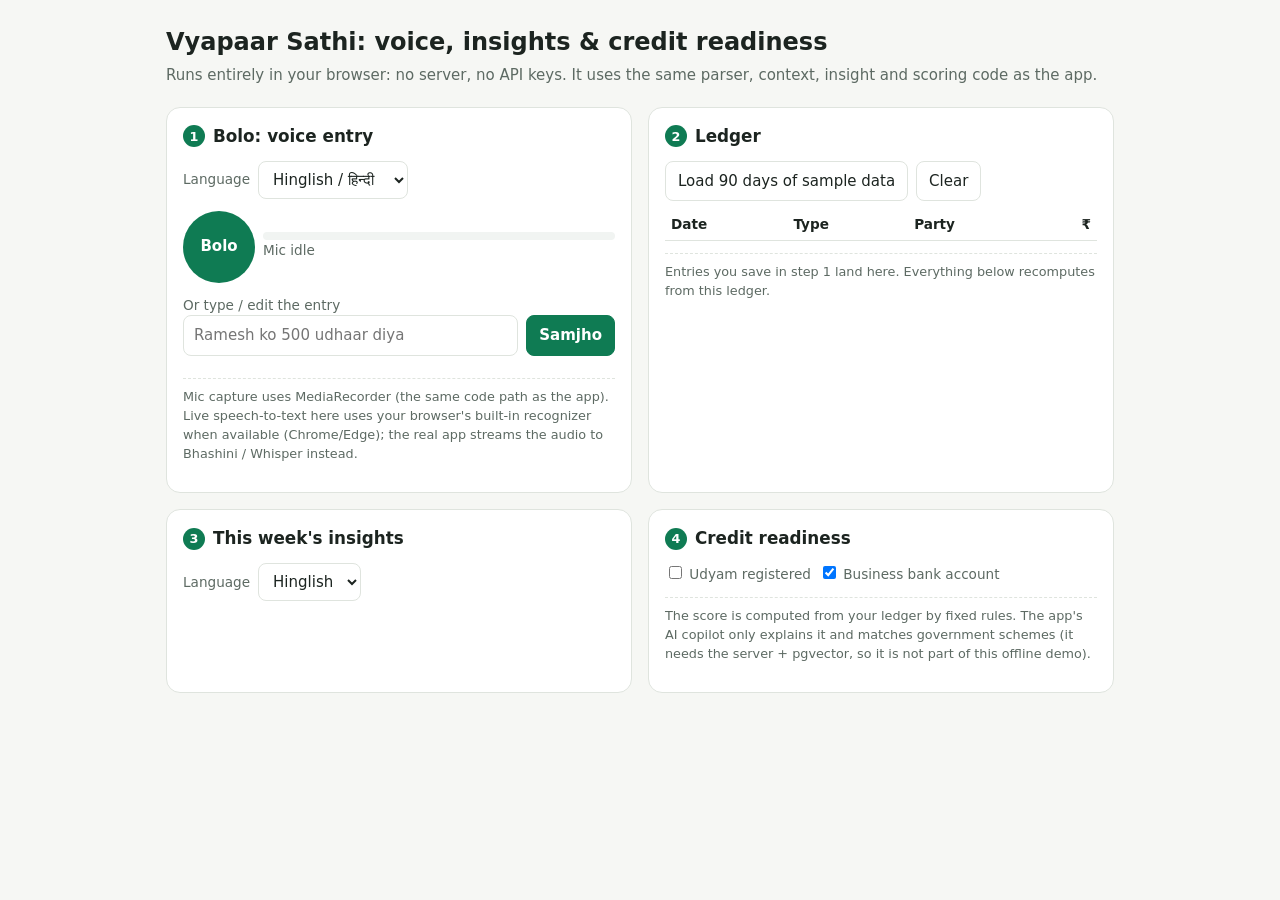
<file: gauri-module/frontend/scripts/demo.template.html>
<!doctype html>
<html lang="en">
<head>
<meta charset="utf-8">
<meta name="viewport" content="width=device-width, initial-scale=1">
<title>Vyapaar Sathi: Voice, Insights, Credit Copilot</title>
<style>
  :root {
    --bg: #f6f7f4; --card: #ffffff; --ink: #1c2420; --muted: #5d6a63; --line: #dfe4de;
    --brand: #0f7b53; --brand-ink: #ffffff; --warn: #b3261e; --warn-bg: #fdecea; --good: #146c43; --good-bg: #e7f5ee; --info-bg: #f1f4f2;
    --amber: #8a5a00; --code-bg: #f1f4f2;
  }
  @media (prefers-color-scheme: dark) {
    :root:not([data-theme="light"]) {
      --bg: #121815; --card: #1a221e; --ink: #e8efe9; --muted: #9fb0a5; --line: #2a352f;
      --brand: #3ecf8e; --brand-ink: #0b1a13; --warn: #ff8a80; --warn-bg: #3a1d1b; --good: #7be0b0; --good-bg: #17302a; --info-bg: #202a25;
      --amber: #f0c36a; --code-bg: #202a25;
    }
  }
  * { box-sizing: border-box; }
  body { margin: 0; background: var(--bg); color: var(--ink); font: 15px/1.5 system-ui, -apple-system, "Segoe UI", Roboto, "Noto Sans Devanagari", sans-serif; }
  .wrap { max-width: 980px; margin: 0 auto; padding: 24px 16px 64px; }
  h1 { font-size: 1.5rem; margin: 0 0 4px; }
  .sub { color: var(--muted); margin: 0 0 20px; }
  .grid { display: grid; gap: 16px; grid-template-columns: 1fr; }
  @media (min-width: 860px) { .grid { grid-template-columns: 1fr 1fr; } .full { grid-column: 1 / -1; } }
  .card { background: var(--card); border: 1px solid var(--line); border-radius: 14px; padding: 16px; }
  .card h2 { font-size: 1.05rem; margin: 0 0 12px; display: flex; align-items: center; gap: 8px; }
  .num { display: inline-grid; place-items: center; width: 22px; height: 22px; border-radius: 50%; background: var(--brand); color: var(--brand-ink); font-size: .8rem; }
  label { font-size: .85rem; color: var(--muted); }
  select, input[type=text], button { font: inherit; }
  select, input[type=text] { border: 1px solid var(--line); background: var(--card); color: var(--ink); border-radius: 8px; padding: 8px 10px; }
  input[type=text] { width: 100%; }
  button { border: 1px solid var(--line); background: var(--card); color: var(--ink); border-radius: 8px; padding: 8px 12px; cursor: pointer; }
  button.primary { background: var(--brand); color: var(--brand-ink); border-color: var(--brand); font-weight: 600; }
  button:disabled { opacity: .5; cursor: not-allowed; }
  button:focus-visible, select:focus-visible, input:focus-visible { outline: 2px solid var(--brand); outline-offset: 2px; }
  .row { display: flex; gap: 8px; align-items: center; flex-wrap: wrap; }
  .mic { width: 72px; height: 72px; border-radius: 50%; border: 0; background: var(--brand); color: var(--brand-ink); font-weight: 700; transition: box-shadow .08s; }
  .mic.rec { background: #d93025; color: #fff; }
  .meter { height: 8px; background: var(--info-bg); border-radius: 4px; overflow: hidden; flex: 1; min-width: 120px; }
  .meter > i { display: block; height: 100%; width: 0; background: var(--brand); transition: width .08s; }
  .chips { display: flex; gap: 6px; flex-wrap: wrap; margin: 10px 0; }
  .chip { font-size: .8rem; padding: 4px 10px; border-radius: 999px; }
  .muted { color: var(--muted); font-size: .85rem; }
  .q { color: var(--amber); font-weight: 600; margin: 8px 0; }
  pre { background: var(--code-bg); padding: 10px; border-radius: 8px; overflow: auto; font-size: .78rem; margin: 8px 0 0; }
  table { width: 100%; border-collapse: collapse; font-size: .85rem; }
  th, td { text-align: left; padding: 5px 6px; border-bottom: 1px solid var(--line); }
  td.r, th.r { text-align: right; }
  .tbl { max-height: 240px; overflow: auto; }
  .ins { list-style: none; padding: 0; margin: 0; display: grid; gap: 8px; }
  .ins li { border: 1px solid var(--line); border-radius: 10px; padding: 8px 10px; font-size: .9rem; }
  .ins li.warn { background: var(--warn-bg); border-color: var(--warn); }
  .ins li.good { background: var(--good-bg); border-color: var(--good); }
  .ins li.info { background: var(--info-bg); }
  .ins b { display: block; }
  .act { font-size: .8rem; font-weight: 600; margin-top: 2px; }
  .score { font-size: 2.4rem; font-weight: 700; line-height: 1; }
  .bar { height: 10px; background: var(--info-bg); border-radius: 5px; overflow: hidden; margin: 8px 0 12px; }
  .bar > i { display: block; height: 100%; background: var(--brand); }
  ul.plain { margin: 4px 0 10px; padding-left: 18px; }
  .tag { display: inline-block; padding: 1px 8px; border-radius: 999px; font-size: .75rem; background: var(--info-bg); }
  .note { font-size: .8rem; color: var(--muted); border-top: 1px dashed var(--line); margin-top: 12px; padding-top: 8px; }
</style>
</head>
<body>
<div class="wrap">
  <h1>Vyapaar Sathi: voice, insights &amp; credit readiness</h1>
  <p class="sub">Runs entirely in your browser: no server, no API keys. It uses the same parser, context, insight and scoring code as the app.</p>

  <div class="grid">
    <section class="card" aria-labelledby="h-voice">
      <h2 id="h-voice"><span class="num">1</span> Bolo: voice entry</h2>
      <div class="row">
        <label for="lang">Language</label>
        <select id="lang">
          <option value="hi-IN">Hinglish / हिन्दी</option>
          <option value="en-IN">English (India)</option>
          <option value="pa-IN">ਪੰਜਾਬੀ</option>
          <option value="mr-IN">मराठी</option>
          <option value="ta-IN">தமிழ்</option>
        </select>
      </div>
      <div class="row" style="margin:12px 0">
        <button id="mic" class="mic" aria-pressed="false">Bolo</button>
        <div style="flex:1;min-width:140px">
          <div class="meter" aria-hidden="true"><i id="level"></i></div>
          <div class="muted" id="capinfo">Mic idle</div>
        </div>
      </div>
      <audio id="playback" controls hidden style="width:100%;margin-bottom:8px"></audio>
      <div class="muted" id="live" aria-live="polite"></div>
      <label for="text" style="display:block;margin-top:8px">Or type / edit the entry</label>
      <form id="form" class="row" style="flex-wrap:nowrap">
        <input id="text" type="text" autocomplete="off" placeholder="Ramesh ko 500 udhaar diya">
        <button class="primary" type="submit">Samjho</button>
      </form>
      <div class="chips" id="chips" aria-label="Try an example"></div>
      <div id="result"></div>
      <p class="note">Mic capture uses MediaRecorder (the same code path as the app). Live speech-to-text here uses your browser's built-in recognizer when available (Chrome/Edge); the real app streams the audio to Bhashini / Whisper instead.</p>
    </section>

    <section class="card" aria-labelledby="h-ledger">
      <h2 id="h-ledger"><span class="num">2</span> Ledger</h2>
      <div class="row" style="margin-bottom:8px">
        <button id="sample">Load 90 days of sample data</button>
        <button id="clear">Clear</button>
        <span class="muted" id="count"></span>
      </div>
      <div class="tbl"><table><thead><tr><th>Date</th><th>Type</th><th>Party</th><th class="r">₹</th></tr></thead><tbody id="rows"></tbody></table></div>
      <p class="note">Entries you save in step 1 land here. Everything below recomputes from this ledger.</p>
    </section>

    <section class="card" aria-labelledby="h-ins">
      <h2 id="h-ins"><span class="num">3</span> This week's insights</h2>
      <div class="row" style="margin-bottom:8px">
        <label for="ilang">Language</label>
        <select id="ilang"><option value="hinglish">Hinglish</option><option value="en">English</option></select>
      </div>
      <ul class="ins" id="insights"></ul>
    </section>

    <section class="card" aria-labelledby="h-cr">
      <h2 id="h-cr"><span class="num">4</span> Credit readiness</h2>
      <div class="row" style="margin-bottom:8px">
        <label><input type="checkbox" id="udyam"> Udyam registered</label>
        <label><input type="checkbox" id="bank" checked> Business bank account</label>
      </div>
      <div id="readiness"></div>
      <p class="note">The score is computed from your ledger by fixed rules. The app's AI copilot only explains it and matches government schemes (it needs the server + pgvector, so it is not part of this offline demo).</p>
    </section>
  </div>
</div>

<script>
/*__BUNDLE__*/
</script>
<script>
(() => {
  const $ = (id) => document.getElementById(id);
  const esc = (s) => String(s ?? "").replace(/[&<>"']/g, (c) => ({ "&": "&amp;", "<": "&lt;", ">": "&gt;", '"': "&quot;", "'": "&#39;" }[c]));
  const inrFmt = (n) => "₹" + Math.round(n).toLocaleString("en-IN");

  // ---------- state ----------
  let ctx = emptyContext();
  let ledger = [];
  let current = null; // the parsed entry awaiting confirmation
  try { ledger = JSON.parse(localStorage.getItem("vs_demo_ledger") || "[]"); } catch { ledger = []; }
  const persist = () => { try { localStorage.setItem("vs_demo_ledger", JSON.stringify(ledger)); } catch {} };

  // ---------- 1. parse ----------
  function handleText(raw) {
    const text = raw.trim();
    if (!text) return;
    const parsed = sanityCheck(ruleParse(text, { today: todayISO() }));
    const { intent, notes } = resolveTurn(text, parsed, ctx);
    const question = nextQuestion(intent, "hinglish");
    ctx = pushTurn(ctx, text, intent);
    current = intent;
    renderResult(intent, question, notes, text);
  }

  function renderResult(i, question, notes, text) {
    const canSave = !question && i.intent !== "query" && i.intent !== "unknown";
    $("result").innerHTML =
      `<div class="row" style="justify-content:space-between;margin-top:6px"><b>${esc(i.intent.replace("_", " "))}</b>` +
      `<span class="tag">confidence ${Math.round(i.confidence * 100)}%</span></div>` +
      `<div>Amount: <b>${i.amount != null ? inrFmt(i.amount) : "—"}</b> · Party: <b>${esc(i.party || "—")}</b> · Date: ${esc(i.date || "—")}</div>` +
      (i.items.length ? `<div class="muted">Items: ${i.items.map((x) => esc(`${x.name} ${x.quantity ?? ""}${x.unit ?? ""}`)).join(", ")}</div>` : "") +
      (notes.length ? `<div class="muted">Context: ${notes.map(esc).join("; ")}</div>` : "") +
      (question ? `<div class="q">${esc(question)} <span class="muted">(type or say the answer)</span></div>` :
        i.needs_confirmation ? `<div class="q">Please check the details before saving.</div>` : "") +
      `<div class="row" style="margin-top:8px"><button class="primary" id="save" ${canSave ? "" : "disabled"}>Save to ledger</button></div>` +
      `<pre>${esc(JSON.stringify(i, null, 2))}</pre>`;
    const save = $("save");
    if (save) save.onclick = () => {
      ledger.push({ id: Date.now(), intent: current.intent, amount: current.amount, party: current.party, date: current.date || todayISO(), payment_mode: current.payment_mode });
      persist(); current = null; $("result").innerHTML = ""; $("text").value = ""; renderAll();
    };
  }

  $("form").addEventListener("submit", (e) => { e.preventDefault(); handleText($("text").value); $("text").select(); });

  const EXAMPLES = [
    "Ramesh ko 500 udhaar diya",
    "aur 200 de diya",
    "usko 100 wapas mile",
    "Ramesh ko udhaar diya",
    "paanch sau",
    "kal Suresh se do hazaar paanch sau ka maal udhaar liya",
    "aaj 5 kilo chawal 250 rupaye mein becha UPI se",
    "bijli bill 1200 bhara",
    "रमेश को ५०० रुपये उधार दिया",
  ];
  EXAMPLES.forEach((ex) => {
    const b = document.createElement("button");
    b.className = "chip"; b.type = "button"; b.textContent = ex;
    b.onclick = () => { $("text").value = ex; handleText(ex); };
    $("chips").appendChild(b);
  });

  // ---------- mic capture (same approach as lib/voice/useVoiceRecorder.ts) ----------
  const MIMES = ["audio/webm;codecs=opus", "audio/webm", "audio/mp4", "audio/ogg;codecs=opus"];
  let rec = null, stream = null, actx = null, raf = 0, recognizer = null, chunks = [], bytes = 0, lastVoice = 0, t0 = 0, maxTimer = 0;
  const SR = window.SpeechRecognition || window.webkitSpeechRecognition;

  function setMic(on) {
    $("mic").classList.toggle("rec", on); $("mic").setAttribute("aria-pressed", String(on)); $("mic").textContent = on ? "Stop" : "Bolo";
  }

  async function startMic() {
    if (!navigator.mediaDevices?.getUserMedia || typeof MediaRecorder === "undefined") {
      $("capinfo").textContent = "This browser cannot record audio. Type the entry instead."; return;
    }
    try {
      stream = await navigator.mediaDevices.getUserMedia({ audio: { channelCount: 1, echoCancellation: true, noiseSuppression: true, autoGainControl: true } });
    } catch (e) {
      $("capinfo").textContent = e && e.name === "NotAllowedError" ? "Microphone permission denied. Allow mic access and try again." : "Could not access the microphone.";
      return;
    }
    const mime = MIMES.find((m) => MediaRecorder.isTypeSupported(m));
    rec = new MediaRecorder(stream, mime ? { mimeType: mime } : undefined);
    chunks = []; bytes = 0; $("live").textContent = ""; $("playback").hidden = true;
    rec.ondataavailable = (e) => { if (e.data.size) { chunks.push(e.data); bytes += e.data.size; $("capinfo").textContent = `Recording: ${chunks.length} chunks · ${(bytes / 1024).toFixed(1)} KB · ${rec.mimeType || "default"}`; } };
    rec.onstop = () => {
      const blob = new Blob(chunks, { type: rec.mimeType || "audio/webm" });
      cleanup();
      if (blob.size) { $("playback").src = URL.createObjectURL(blob); $("playback").hidden = false; }
      $("capinfo").textContent = `Captured ${chunks.length} chunks · ${(blob.size / 1024).toFixed(1)} KB · ${blob.type}`;
    };

    const Ctx = window.AudioContext || window.webkitAudioContext;
    actx = new Ctx(); const an = actx.createAnalyser(); an.fftSize = 512;
    actx.createMediaStreamSource(stream).connect(an);
    const buf = new Uint8Array(an.fftSize); lastVoice = performance.now(); t0 = lastVoice;
    const tick = () => {
      an.getByteTimeDomainData(buf);
      let s = 0; for (let i = 0; i < buf.length; i++) { const v = (buf[i] - 128) / 128; s += v * v; }
      const r = Math.sqrt(s / buf.length);
      $("level").style.width = Math.min(100, r * 400) + "%";
      if (r > 0.02) lastVoice = performance.now();
      if (performance.now() - lastVoice > 3000 && performance.now() - t0 > 3000) { stopMic(); return; } // silence auto-stop
      raf = requestAnimationFrame(tick);
    };
    raf = requestAnimationFrame(tick);
    maxTimer = setTimeout(stopMic, 30000);

    if (SR) {
      recognizer = new SR(); recognizer.lang = $("lang").value; recognizer.interimResults = true; recognizer.continuous = false;
      recognizer.onresult = (ev) => {
        let interim = "", final = "";
        for (const r of ev.results) (r.isFinal ? (final += r[0].transcript) : (interim += r[0].transcript));
        $("live").textContent = (final || interim) + (final ? "" : "…");
        if (final) { $("text").value = final; handleText(final); }
      };
      recognizer.onerror = (e) => { $("live").textContent = "Speech recognition: " + e.error + " (you can still type)"; };
      try { recognizer.start(); } catch {}
    } else {
      $("live").textContent = "No built-in speech recognition in this browser. The audio is captured; type the entry to continue.";
    }
    rec.start(250); setMic(true);
  }

  function cleanup() {
    cancelAnimationFrame(raf); clearTimeout(maxTimer);
    stream && stream.getTracks().forEach((t) => t.stop());
    actx && actx.close().catch(() => {});
    stream = null; actx = null; $("level").style.width = "0"; setMic(false);
  }
  function stopMic() {
    try { recognizer && recognizer.stop(); } catch {}
    if (rec && rec.state !== "inactive") rec.stop();
  }
  $("mic").onclick = () => (rec && rec.state === "recording" ? stopMic() : startMic());

  // ---------- 2. ledger ----------
  function sampleData() {
    let seed = 7; const rnd = () => ((seed = (seed * 16807) % 2147483647) / 2147483647);
    const out = []; const today = todayISO();
    const parties = ["Ramesh", "Suresh", "Mohan", "Geeta", "Anil"];
    for (let d = 89; d >= 0; d--) {
      const date = addDays(today, -d);
      const n = 2 + Math.floor(rnd() * 3);
      for (let k = 0; k < n; k++) {
        const amount = Math.round((200 + rnd() * 1400) / 10) * 10;
        out.push({ intent: "sale", amount, date, payment_mode: rnd() < 0.35 ? "upi" : "cash" });
      }
      if (d % 6 === 0) out.push({ intent: "expense", amount: 300 + Math.round(rnd() * 500), date });
      if (d % 9 === 0) out.push({ intent: "purchase", amount: 3000 + Math.round(rnd() * 3000), date });
      if (d % 11 === 0) out.push({ intent: "credit_given", amount: 400 + Math.round(rnd() * 900), party: parties[Math.floor(rnd() * parties.length)], date });
    }
    // two old, unpaid credits so the "overdue" insight is visible
    out.push({ intent: "credit_given", amount: 1800, party: "Mohan", date: addDays(today, -62) });
    out.push({ intent: "credit_given", amount: 950, party: "Geeta", date: addDays(today, -41) });
    out.push({ intent: "payment_received", amount: 600, party: "Ramesh", date: addDays(today, -3) });
    return out.map((t, i) => ({ id: i + 1, ...t }));
  }
  $("sample").onclick = () => { ledger = sampleData(); persist(); renderAll(); };
  $("clear").onclick = () => { ledger = []; ctx = emptyContext(); persist(); renderAll(); };

  // ---------- 3 + 4. render ----------
  function renderAll() {
    $("count").textContent = ledger.length + " entries";
    const recent = [...ledger].sort((a, b) => b.date.localeCompare(a.date) || b.id - a.id).slice(0, 40);
    $("rows").innerHTML = recent.length
      ? recent.map((t) => `<tr><td>${esc(t.date)}</td><td>${esc(t.intent.replace("_", " "))}</td><td>${esc(t.party || "")}</td><td class="r">${t.amount != null ? esc(t.amount.toLocaleString("en-IN")) : "—"}</td></tr>`).join("")
      : `<tr><td colspan="4" class="muted">No entries yet. Save one from step 1 or load the sample data.</td></tr>`;

    const stats = computeStats(ledger);
    const ins = ruleInsights(stats, $("ilang").value);
    $("insights").innerHTML = ins.length
      ? ins.map((i) => `<li class="${i.severity}"><b>${esc(i.title)}</b>${esc(i.detail)}${i.action ? `<div class="act">→ ${esc(i.action)}</div>` : ""}</li>`).join("")
      : `<li class="info">Add some entries to see insights.</li>`;

    const profile = deriveProfile(ledger, { hasUdyam: $("udyam").checked, hasBankAccount: $("bank").checked });
    const r = assessReadiness(profile);
    const list = (a) => (a.length ? `<ul class="plain">${a.map((x) => `<li>${esc(x)}</li>`).join("")}</ul>` : `<div class="muted">—</div>`);
    $("readiness").innerHTML =
      `<div class="row"><div class="score">${r.score}</div><div><span class="tag">${esc(r.band)}</span><div class="muted">out of 100</div></div></div>` +
      `<div class="bar" role="img" aria-label="Score ${r.score} of 100"><i style="width:${r.score}%"></i></div>` +
      `<b>Strengths</b>${list(r.strengths)}<b>To improve</b>${list(r.gaps)}<b>Next steps</b>${list(r.nextSteps)}` +
      `<div class="muted">${profile.monthsOfRecords} month(s) of records · avg turnover ${inrFmt(profile.avgMonthlyTurnover)}/mo · ${Math.round(profile.digitalPaymentShare * 100)}% digital</div>`;
  }
  ["ilang", "udyam", "bank"].forEach((id) => $(id).addEventListener("change", renderAll));
  renderAll();
})();
</script>
</body>
</html>
</file>
<file: frontend/style.css>
:root {
  --cream: #FDF6EC;
  --surf: #FFFBF5;
  --brown: #4A2E21;
  --brownlight: #7A5442;
  --pink: #7FAF87;
  --pinksoft: #E8F2E8;
  --pinkdark: #2E7D32;
  --border: #E5D3C5;
  --green: #2E7D32;
  --greensoft: #E8F5E9;
  --red: #C62828;
  --redsoft: #FFEBEE;
}

* {
  box-sizing: border-box;
  margin: 0;
  padding: 0;
}

html, body {
  width: 100%;
  min-height: 100vh;
  background-color: var(--cream);
  color: var(--brown);
  font-family: system-ui, -apple-system, sans-serif;
  line-height: 1.5;
}

/* Landing Page Topbar */
.topbar {
  width: 100%;
  background-color: var(--surf);
  border-bottom: 1px solid var(--border);
  padding: 1.1rem 4%;
  display: flex;
  align-items: center;
  justify-content: space-between;
}

.brand {
  display: flex;
  flex-direction: column;
}

.logo {
  font-size: 1.5rem;
  font-weight: 800;
  color: var(--brown);
  text-decoration: none;
}

.tag {
  font-size: 0.8rem;
  color: var(--brownlight);
}

.topnav {
  display: flex;
  gap: 2rem;
}

.link {
  text-decoration: none;
  color: var(--brownlight);
  font-weight: 600;
  font-size: 1rem;
  padding-bottom: 0.25rem;
  border-bottom: 2px solid transparent;
}

.link:hover,
.link.active {
  color: var(--brown);
  border-bottom-color: var(--pinkdark);
}

.actions {
  display: flex;
  align-items: center;
  gap: 1rem;
}

/* Buttons & Badges */
.btn {
  display: inline-block;
  background-color: var(--brown);
  color: var(--cream);
  text-decoration: none;
  border: none;
  padding: 0.65rem 1.35rem;
  border-radius: 8px;
  font-weight: 600;
  font-size: 0.95rem;
  cursor: pointer;
  text-align: center;
}

.btn:hover {
  background-color: var(--brownlight);
}

.btn.large {
  padding: 0.9rem 1.8rem;
  font-size: 1.05rem;
}

.btn.full {
  width: 100%;
}

.btn.light {
  background-color: var(--pink);
  color: var(--brown);
}

.btn.light:hover {
  background-color: var(--pinksoft);
}

.outline {
  display: inline-block;
  background-color: transparent;
  color: var(--brown);
  border: 2px solid var(--brown);
  text-decoration: none;
  padding: 0.85rem 1.8rem;
  border-radius: 8px;
  font-weight: 600;
  font-size: 1.05rem;
}

.outline:hover {
  background-color: var(--pinksoft);
}

.langbtn {
  background-color: var(--pink);
  color: var(--brown);
  border: none;
  padding: 0.6rem 1.1rem;
  border-radius: 8px;
  font-weight: 700;
  cursor: pointer;
}

.langbtn:hover {
  background-color: var(--pinksoft);
}

.langbtn.full {
  width: 100%;
}

.pill {
  display: inline-block;
  background-color: var(--pinksoft);
  color: var(--brown);
  padding: 0.35rem 0.95rem;
  border-radius: 20px;
  font-size: 0.85rem;
  font-weight: 700;
  margin-bottom: 0.75rem;
}

/* Landing Page Sections */
.landing {
  width: 100%;
  padding: 3.5rem 4%;
  display: flex;
  flex-direction: column;
  gap: 4rem;
}

.hero {
  display: grid;
  grid-template-columns: 1.2fr 1fr;
  gap: 3rem;
  align-items: center;
  background-color: var(--surf);
  border: 1px solid var(--border);
  border-radius: 16px;
  padding: 3.5rem;
}

.herotext h1 {
  font-size: 2.6rem;
  line-height: 1.2;
  margin-bottom: 1rem;
}

.herotext p {
  font-size: 1.1rem;
  color: var(--brownlight);
  margin-bottom: 2rem;
}

.herobtns {
  display: flex;
  gap: 1rem;
  flex-wrap: wrap;
}

.preview {
  background-color: var(--cream);
  border: 1px solid var(--border);
  border-radius: 12px;
  padding: 1.75rem;
}

.previewhead {
  display: flex;
  justify-content: space-between;
  align-items: center;
  margin-bottom: 1rem;
}

.badge {
  background-color: var(--pink);
  color: var(--brown);
  padding: 0.25rem 0.7rem;
  border-radius: 6px;
  font-size: 0.8rem;
  font-weight: 700;
}

.quote {
  background-color: var(--pinksoft);
  padding: 1rem;
  border-radius: 8px;
  font-style: italic;
  font-weight: 600;
  margin-bottom: 1.25rem;
}

.parsed .row {
  display: flex;
  justify-content: space-between;
  padding: 0.6rem 0;
  border-bottom: 1px solid var(--border);
}

.parsed .row:last-child {
  border-bottom: none;
}

.sec-head {
  text-align: center;
  margin-bottom: 2rem;
}

.sec-head h2 {
  font-size: 2rem;
  margin-bottom: 0.5rem;
}

.sec-head p {
  color: var(--brownlight);
  font-size: 1.05rem;
}

.step {
  display: inline-block;
  background-color: var(--pinksoft);
  color: var(--brown);
  font-weight: 800;
  padding: 0.3rem 0.75rem;
  border-radius: 6px;
  margin-bottom: 1rem;
}

.footer {
  width: 100%;
  background-color: var(--brown);
  color: var(--cream);
  text-align: center;
  padding: 1.25rem;
  margin-top: auto;
}

/* Full-Screen Dashboard Shell */
.shell {
  display: flex;
  width: 100%;
  min-height: 100vh;
}

.sidebar {
  width: 260px;
  flex-shrink: 0;
  background-color: var(--surf);
  border-right: 1px solid var(--border);
  padding: 1.75rem 1.25rem;
  display: flex;
  flex-direction: column;
  justify-content: space-between;
}

.brandbox {
  display: flex;
  flex-direction: column;
  margin-bottom: 2rem;
}

.sidenav {
  display: flex;
  flex-direction: column;
  gap: 0.5rem;
  flex: 1;
}

.navitem {
  text-decoration: none;
  color: var(--brownlight);
  font-weight: 600;
  padding: 0.75rem 1rem;
  border-radius: 8px;
}

.navitem:hover,
.navitem.active {
  background-color: var(--pinksoft);
  color: var(--brown);
}

.sidebottom {
  border-top: 1px solid var(--border);
  padding-top: 1.25rem;
  display: flex;
  flex-direction: column;
  gap: 1rem;
}

.profile {
  display: flex;
  align-items: center;
  gap: 0.75rem;
}

.avatar {
  width: 40px;
  height: 40px;
  border-radius: 50%;
  background-color: var(--pink);
  color: var(--brown);
  font-weight: 800;
  display: flex;
  align-items: center;
  justify-content: center;
}

.role {
  display: block;
  font-size: 0.85rem;
  color: var(--brownlight);
}

/* Main Workspace (Fills Remaining Laptop Width) */
.workspace {
  flex: 1;
  width: 100%;
  padding: 2rem 2.5rem;
  display: flex;
  flex-direction: column;
  gap: 1.75rem;
}

.pagehead {
  display: flex;
  justify-content: space-between;
  align-items: center;
  background-color: var(--surf);
  border: 1px solid var(--border);
  border-radius: 12px;
  padding: 1.5rem 2rem;
}

.pagehead h1 {
  font-size: 1.75rem;
}

.pagehead p {
  color: var(--brownlight);
}

/* Responsive Multi-Column Grids */
.grid4 {
  display: grid;
  grid-template-columns: repeat(4, 1fr);
  gap: 1.5rem;
}

.grid3 {
  display: grid;
  grid-template-columns: repeat(3, 1fr);
  gap: 1.5rem;
}

.grid2 {
  display: grid;
  grid-template-columns: 1fr 1.6fr;
  gap: 1.75rem;
}

.card {
  background-color: var(--surf);
  border: 1px solid var(--border);
  border-radius: 12px;
  padding: 1.5rem;
}

.cardhead {
  display: flex;
  justify-content: space-between;
  align-items: center;
  margin-bottom: 1rem;
}

.cardhead h2 {
  font-size: 1.15rem;
}

.muted {
  color: var(--brownlight);
  font-size: 0.9rem;
}

/* Stat Cards */
.stat .lbl {
  font-size: 0.9rem;
  color: var(--brownlight);
  font-weight: 600;
}

.stat .val {
  display: block;
  font-size: 1.65rem;
  margin: 0.35rem 0;
}

.trend {
  font-size: 0.85rem;
  font-weight: 700;
}

.trend.up { color: var(--green); }
.trend.down { color: var(--red); }

/* Voice Recorder Box */
.micbox {
  background-color: var(--pinksoft);
  border-radius: 10px;
  padding: 1.25rem;
  text-align: center;
  margin-top: 1rem;
}

.status {
  font-weight: 700;
  margin-bottom: 0.75rem;
}

.micbtn {
  background-color: var(--brown);
  color: var(--cream);
  border: 3px solid var(--pink);
  padding: 0.75rem 1.75rem;
  border-radius: 30px;
  font-weight: 700;
  font-size: 1rem;
  cursor: pointer;
  margin-bottom: 0.75rem;
}

.micbtn.active {
  background-color: var(--pinkdark);
}

.sample {
  font-size: 0.85rem;
  font-style: italic;
  color: var(--brownlight);
}

/* Analytics Bar Chart */
.legend {
  display: flex;
  align-items: center;
  gap: 0.6rem;
  font-size: 0.85rem;
  margin-bottom: 1rem;
}

.dot {
  width: 10px;
  height: 10px;
  border-radius: 50%;
}

.dot.green { background-color: var(--green); }
.dot.pink { background-color: var(--pinkdark); }

.bars {
  display: flex;
  justify-content: space-between;
  align-items: flex-end;
  height: 140px;
  padding-top: 1rem;
  border-bottom: 1px solid var(--border);
}

.barcol {
  display: flex;
  flex-direction: column;
  align-items: center;
  gap: 0.4rem;
  height: 100%;
  justify-content: flex-end;
  width: 12%;
}

.barfill {
  width: 100%;
  background-color: var(--pink);
  border-radius: 6px 6px 0 0;
}

.barcol span {
  font-size: 0.75rem;
  color: var(--brownlight);
}

/* AI Copilot */
.eligbox {
  background-color: var(--greensoft);
  border: 1px solid #C8E6C9;
  border-radius: 10px;
  padding: 1rem;
  margin-top: 0.75rem;
}

.eligtitle {
  display: block;
  color: var(--green);
  margin-bottom: 0.5rem;
}

.reqhead {
  font-size: 0.85rem;
  font-weight: 600;
  margin-bottom: 0.35rem;
}

.list {
  padding-left: 1.2rem;
  font-size: 0.85rem;
  color: var(--brownlight);
  margin-bottom: 0.75rem;
}

.textlink {
  color: var(--brown);
  font-weight: 700;
  font-size: 0.9rem;
  text-decoration: none;
}

.textlink:hover {
  text-decoration: underline;
}

/* Customer Ledger & Status Badges */
.ledgerrow {
  display: flex;
  justify-content: space-between;
  align-items: center;
  padding: 0.75rem 0;
  border-bottom: 1px solid var(--border);
}

.ledgerrow:last-child {
  border-bottom: none;
}

.sub {
  display: block;
  font-size: 0.8rem;
  color: var(--brownlight);
}

.badgeudhar, .statusudhar {
  background-color: var(--redsoft);
  color: var(--red);
  padding: 0.25rem 0.65rem;
  border-radius: 6px;
  font-size: 0.8rem;
  font-weight: 700;
}

.badgepaid {
  background-color: var(--greensoft);
  color: var(--green);
  padding: 0.25rem 0.65rem;
  border-radius: 6px;
  font-size: 0.8rem;
  font-weight: 700;
}

/* Forms & Tables */
.form {
  display: flex;
  flex-direction: column;
  gap: 0.9rem;
}

.form label {
  font-size: 0.9rem;
  font-weight: 600;
}

.form input, .form select {
  width: 100%;
  padding: 0.7rem;
  border: 1px solid var(--border);
  border-radius: 8px;
  background-color: var(--cream);
  color: var(--brown);
  font-size: 0.95rem;
}

.split {
  display: grid;
  grid-template-columns: 1fr 1fr;
  gap: 0.75rem;
}

.banner {
  background: linear-gradient(135deg, var(--brown), var(--brownlight));
  color: var(--cream);
  display: flex;
  flex-direction: column;
  justify-content: space-between;
}

.banner h2 {
  color: var(--cream);
  margin-bottom: 0.75rem;
}

.banner p {
  color: var(--pinksoft);
  margin-bottom: 1.5rem;
}

.tablewrap {
  width: 100%;
  overflow-x: auto;
}

.table {
  width: 100%;
  border-collapse: collapse;
  text-align: left;
}

.table th, .table td {
  padding: 0.85rem;
  border-bottom: 1px solid var(--border);
}

.table th {
  background-color: var(--pinksoft);
  font-weight: 700;
}

/* Schemes Page */
.schemecard {
  display: flex;
  flex-direction: column;
  justify-content: space-between;
  gap: 1.5rem;
}

.schemecard h2 {
  margin: 0.5rem 0;
}

.eligline {
  display: flex;
  justify-content: space-between;
  align-items: center;
  margin-bottom: 1rem;
  padding-top: 0.75rem;
  border-top: 1px solid var(--border);
}

.notice {
  font-weight: 700;
  color: var(--green);
}

@media (max-width: 1024px) {
  .hero, .grid4, .grid3, .grid2 {
    grid-template-columns: 1fr;
  }
  .shell {
    flex-direction: column;
  }
  .sidebar {
    width: 100%;
  }
}
/* Green merchant-workspace refresh */
.invoice-page .navitem:hover,
.invoice-page .navitem.active { background: var(--greensoft); color: var(--green); }
.invoice-page .table th { background: var(--greensoft); color: #234b2b; }
.invoice-page .card { border-color: #d8e7d8; box-shadow: 0 8px 24px rgba(30,70,40,.05); }
.invoice-page .btn { background: #245b35; color: #fff; }
.invoice-page .btn:hover { background: #174629; }
.invoice-page input:focus,
.invoice-page select:focus { outline: 2px solid #a8cbaa; border-color: #2e7d32; }
.invoice-page .pagehead h1 { color: #183c32; }
.invoice-page .pagehead p { color: #718078; }
.invoice-page .langbtn { background: var(--greensoft); color: var(--green); }
.invoice-page .avatar { background: var(--greensoft); color: var(--green); }
.voice-manual { display:grid; gap:8px; max-width:560px; margin-top:16px; }
.voice-manual label { color:#dcebc9; font-size:12px; font-weight:700; }
.voice-manual textarea { width:100%; resize:vertical; border:1px solid #547467; border-radius:8px; padding:10px 12px; font:inherit; color:#203b30; background:#fff; }
.voice-manual .voice-button { justify-self:start; }
</file>
<file: frontend/dashboard.css>
:root{--forest:#183c32;--leaf:#dcebc9;--ink:#203b30;--muted:#718078;--line:#e3e9e1;--paper:#fff}body{background:#f5f7f2;color:var(--ink)}.app-shell{min-height:100vh;display:grid;grid-template-columns:250px 1fr}.app-side{background:#fff;border-right:1px solid var(--line);padding:28px 20px;display:flex;flex-direction:column}.app-logo{font:800 21px Manrope,sans-serif;color:var(--forest);text-decoration:none}.side-caption{font-size:10px;letter-spacing:1.4px;font-weight:800;color:#87968b;margin:30px 0 16px}.app-side nav{display:grid;gap:7px}.app-side nav a{padding:12px;border-radius:9px;color:#627268;text-decoration:none;font-size:13px;font-weight:600}.app-side nav a.selected,.app-side nav a:hover{background:#edf4e8;color:var(--forest)}.side-user{margin-top:auto;border-top:1px solid var(--line);padding-top:18px;display:flex;align-items:center;gap:10px;font-size:12px}.side-user small{display:block;color:var(--muted);margin-top:3px}.avatar{width:38px;height:38px;border-radius:50%;background:var(--leaf);display:grid;place-items:center;font-weight:800}.side-user button{margin-left:auto;border:0;background:none;font-size:18px;cursor:pointer}.app-main{padding:34px clamp(20px,4vw,58px);max-width:1500px;width:100%;margin:auto}.dash-head{display:flex;justify-content:space-between;align-items:center;margin-bottom:25px}.dash-head .side-caption{margin:0 0 8px}.dash-head h1{font:800 29px Manrope,sans-serif;margin:0 0 6px}.muted{color:var(--muted);font-size:13px}.voice-hero{background:var(--forest);color:white;border-radius:18px;padding:30px 34px;display:flex;justify-content:space-between;align-items:center;overflow:hidden}.voice-kicker{font-size:10px;letter-spacing:1.5px;color:#c6dfa9;font-weight:800}.voice-hero h2{font:800 27px Manrope,sans-serif;margin:12px 0}.voice-hero p{color:#d4e1d8;font-size:13px}.voice-actions{display:flex;align-items:center;gap:15px;margin-top:20px;flex-wrap:wrap}.voice-button{background:#dcebc9;color:#193d31;border:0;border-radius:9px;padding:13px 19px;font-weight:800;cursor:pointer}.voice-actions span,.voice-hint{font-size:11px;color:#c6d5cb}.voice-art{width:145px;height:145px;border-radius:50%;background:#ffffff12;display:grid;place-content:center;text-align:center;font-size:37px;flex-shrink:0}.voice-art span{font-size:10px;color:#d4e1d8;margin-top:8px}.metrics{display:grid;grid-template-columns:repeat(4,1fr);gap:15px;margin:20px 0}.metrics article,.panel{background:#fff;border:1px solid var(--line);border-radius:13px;padding:19px}.metrics span,.metrics small{display:block;color:var(--muted);font-size:11px}.metrics strong{display:block;font:800 24px Manrope,sans-serif;margin:9px 0}.metrics small{font-size:10px}.dash-grid{display:grid;grid-template-columns:1.35fr 1fr;gap:16px}.panel-head{display:flex;justify-content:space-between;align-items:center;gap:10px;margin-bottom:16px}.panel-head h3{font:700 16px Manrope,sans-serif;margin:0 0 4px}.panel-head p{font-size:11px;color:var(--muted);margin:0}.panel-head>a{font-size:11px;color:#286448;text-decoration:none;font-weight:700}.empty{font-size:12px;color:var(--muted);padding:20px 0}.scheme-promo{background:#f1f6ec;border-radius:10px;padding:18px}.scheme-promo>span{font-size:24px}.scheme-promo h3{font:700 16px Manrope}.scheme-promo p{font-size:12px;color:#64756a;line-height:1.6}.scheme-promo .btn{margin:7px 0;background:var(--forest);color:white}.scheme-promo small{display:block;color:#78877d;font-size:10px}.activity-row{display:flex;justify-content:space-between;align-items:center;padding:12px 0;border-bottom:1px solid var(--line);font-size:12px}.activity-row small{display:block;color:var(--muted);margin-top:4px}.activity-row b{font-size:13px}.dash-error{color:#a64036;font-size:12px;margin-top:14px}.draft-panel{margin-top:18px}.draft-panel pre{white-space:pre-wrap;background:#f5f7f2;padding:12px;border-radius:8px;font-size:11px}.dash-foot{text-align:center;color:#93a097;font-size:10px;padding:30px}.btn{background:var(--forest);color:#fff;border:0;border-radius:8px;padding:11px 15px;text-decoration:none;font-size:12px;font-weight:700}@media(max-width:1000px){.metrics{grid-template-columns:repeat(2,1fr)}}@media(max-width:760px){.app-shell{grid-template-columns:1fr}.app-side{padding:14px 18px}.app-side nav{display:flex;overflow:auto}.app-side nav a{white-space:nowrap}.side-caption,.side-user{display:none}.app-main{padding:22px 16px}.dash-head{align-items:flex-start}.dash-head .btn{font-size:10px}.voice-hero{padding:22px}.voice-art{display:none}.dash-grid{grid-template-columns:1fr}}@media(max-width:420px){.metrics{grid-template-columns:1fr 1fr;gap:8px}.metrics article{padding:13px}.metrics strong{font-size:19px}.dash-head h1{font-size:23px}}
.draft-fields{display:grid;grid-template-columns:repeat(3,minmax(0,1fr));gap:12px;margin:16px 0}.draft-fields label{display:grid;gap:6px;font-size:12px;font-weight:700}.draft-fields input,.draft-fields select{min-width:0;padding:10px;border:1px solid var(--line);border-radius:8px;background:#fff;color:var(--ink)}.draft-actions{display:flex;gap:10px;flex-wrap:wrap}.draft-actions button{cursor:pointer}@media(max-width:600px){.draft-fields{grid-template-columns:1fr}}

/* Invoice workspace */
.invoice-grid{display:grid;grid-template-columns:minmax(280px,.8fr) minmax(0,1.4fr);gap:18px;align-items:start}
.invoice-create,.invoice-history{min-width:0}
.invoice-form{display:grid;gap:9px}
.invoice-form label{font-size:12px;font-weight:700;color:#3e5749;margin-top:5px}
.invoice-form input,.invoice-form textarea,.invoice-form select{width:100%;min-width:0;border:1px solid #dce5db;border-radius:8px;padding:11px 12px;background:#fbfcfa;color:#203b30;font:inherit;font-size:13px}
.invoice-form textarea{resize:vertical}
.invoice-form input:focus,.invoice-form textarea:focus,.invoice-form select:focus{outline:2px solid #b7d5b8;border-color:#2e7d32}
.invoice-fields{display:grid;grid-template-columns:1fr 1fr;gap:12px}
.invoice-fields>div{min-width:0;display:grid;gap:8px}
.invoice-submit{margin-top:8px;cursor:pointer;justify-self:start}
.invoice-submit:disabled{opacity:.6;cursor:wait}
.invoice-note,.invoice-footnote{font-size:10px;color:#7b8b80;line-height:1.6;margin-top:5px}
.invoice-live{font-size:9px;font-weight:800;letter-spacing:1px;color:#286448;background:#edf4e8;border-radius:20px;padding:6px 9px;white-space:nowrap}
.invoice-table{min-width:620px}
.invoice-table th{background:#edf4e8;color:#294b35;font-size:11px}
.invoice-table td{font-size:12px;vertical-align:top}
.invoice-table tbody tr:hover{background:#f8fbf6}
.invoice-page .badgepaid{display:inline-block;background:#e8f5e9;color:#21652d;padding:5px 8px;border-radius:20px;font-size:10px;font-weight:800}
.invoice-page .badgeudhar{display:inline-block;background:#fff3df;color:#87570a;padding:5px 8px;border-radius:20px;font-size:10px;font-weight:800}
@media(max-width:1050px){.invoice-grid{grid-template-columns:1fr}}
@media(max-width:600px){.invoice-fields{grid-template-columns:1fr}.invoice-page .dash-head{gap:12px;flex-direction:column}.invoice-page .dash-head .btn{align-self:flex-start}}


/* Invoice page: use the same forest / sage workspace design as the dashboard. */
.invoice-page {
  background: #f5f7f2;
  color: var(--ink);
}
.invoice-page .app-side {
  background: #fff;
  border-right: 1px solid var(--line);
}
.invoice-page .app-side nav a.selected,
.invoice-page .app-side nav a:hover {
  background: #edf4e8;
  color: var(--forest);
}
.invoice-page .app-main {
  max-width: 1500px;
}
.invoice-page .invoice-grid {
  grid-template-columns: minmax(290px, .82fr) minmax(0, 1.45fr);
  gap: 18px;
}
.invoice-page .invoice-create,
.invoice-page .invoice-history {
  background: #fff;
  border: 1px solid var(--line);
  border-radius: 13px;
  box-shadow: 0 4px 18px rgba(24, 60, 50, .035);
  padding: 22px;
}
.invoice-page .invoice-form {
  gap: 10px;
}
.invoice-page .invoice-form label {
  color: var(--ink);
  font-size: 12px;
  font-weight: 700;
}
.invoice-page .invoice-form input,
.invoice-page .invoice-form textarea,
.invoice-page .invoice-form select {
  width: 100%;
  border: 1px solid #dce5db;
  border-radius: 8px;
  background: #fbfcfa;
  color: var(--ink);
  padding: 11px 12px;
  font: inherit;
  font-size: 13px;
  transition: border-color .15s ease, box-shadow .15s ease;
}
.invoice-page .invoice-form input:focus,
.invoice-page .invoice-form textarea:focus,
.invoice-page .invoice-form select:focus {
  outline: none;
  border-color: #8eaf91;
  box-shadow: 0 0 0 3px rgba(46, 125, 50, .12);
}
.invoice-page .invoice-submit {
  justify-self: stretch;
  width: 100%;
  min-height: 43px;
  margin-top: 7px;
  background: var(--forest);
  color: #fff;
  cursor: pointer;
}
.invoice-page .invoice-submit:hover {
  background: #245443;
}
.invoice-page .invoice-submit:disabled {
  opacity: .6;
  cursor: wait;
}
.invoice-page .invoice-live {
  background: #edf4e8;
  color: #286448;
}
.invoice-page .invoice-table {
  min-width: 580px;
}
.invoice-page .invoice-table th {
  background: #edf4e8;
  color: #294b35;
  font-size: 10px;
  letter-spacing: .35px;
  text-transform: uppercase;
}
.invoice-page .invoice-table td {
  color: #40564a;
  font-size: 12px;
  vertical-align: middle;
}
.invoice-page .invoice-table tbody tr:hover {
  background: #f8fbf6;
}
.invoice-page .badgepaid {
  background: #e8f5e9;
  color: #21652d;
}
.invoice-page .badgeudhar {
  background: #fff3df;
  color: #87570a;
}
.invoice-page .invoice-note,
.invoice-page .invoice-footnote {
  color: #718078;
  line-height: 1.6;
}
.invoice-page .side-user .avatar {
  background: var(--leaf);
  color: var(--forest);
}
@media (max-width: 1050px) {
  .invoice-page .invoice-grid {
    grid-template-columns: 1fr;
  }
}
@media (max-width: 600px) {
  .invoice-page .invoice-create,
  .invoice-page .invoice-history {
    padding: 16px;
  }
  .invoice-page .invoice-fields {
    grid-template-columns: 1fr;
  }
  .invoice-page .dash-head {
    gap: 12px;
    flex-direction: column;
    align-items: flex-start;
  }
}
</file>
<file: frontend/account.css>
.profile-list{display:grid;grid-template-columns:170px 1fr;gap:12px;margin-top:18px;font-size:13px}.profile-list dt{color:var(--muted)}.profile-list dd{font-weight:700}.panel>h3{font:700 16px Manrope;margin-bottom:12px}.panel>.btn{display:inline-block;margin-top:14px;cursor:pointer}.danger{border-color:#e7c6c3}.danger h3{color:#a33d36}.danger label{display:block;font-size:12px;font-weight:700;margin:14px 0 6px}.danger input[type=password]{padding:11px;border:1px solid var(--line);border-radius:8px;max-width:360px;width:100%}.danger .confirm{display:flex;align-items:center;gap:9px;font-weight:500}.danger-btn{background:#a33d36;color:#fff;border:0;border-radius:8px;padding:12px 16px;font-weight:700;cursor:pointer}.danger-btn:disabled{opacity:.5}@media(max-width:500px){.profile-list{grid-template-columns:1fr;gap:5px}.profile-list dd{margin-bottom:10px}}
</file>
<file: frontend/auth.css>
@import url('https://fonts.googleapis.com/css2?family=DM+Sans:wght@400;500;600;700&family=Manrope:wght@500;600;700;800&display=swap');
:root{font-family:'DM Sans',sans-serif;color:#183c32;background:#f5f7f2;font-synthesis:none}*{box-sizing:border-box}body{margin:0}.auth-layout{min-height:100vh;display:grid;grid-template-columns:minmax(300px,.88fr) 1.12fr}.brand-panel{background:#183c32;color:#fff;padding:42px 8%;display:flex;flex-direction:column;justify-content:space-between;min-height:100vh}.wordmark,.mobile-wordmark{text-decoration:none;color:inherit;font:800 22px Manrope,sans-serif;display:flex;align-items:center;gap:10px}.mark{display:grid;place-items:center;background:#d8e9b8;color:#183c32;border-radius:12px;width:38px;height:38px}.brand-copy{max-width:510px;margin:70px auto}.eyebrow{font-size:11px;letter-spacing:1.7px;font-weight:700;color:#7d9c80}.brand-copy .eyebrow{color:#c6d9a6}.brand-copy h1{font:800 clamp(38px,4vw,58px)/1.12 Manrope,sans-serif;letter-spacing:-2px;margin:22px 0}.brand-copy p{font-size:17px;line-height:1.7;color:#d1ded5}.trust-points{display:grid;gap:14px;margin-top:40px;color:#e1eadf}.brand-foot{font-size:13px;color:#b9cbbd}.form-panel{padding:48px 7%;display:grid;place-items:center}.form-wrap{width:min(100%,520px)}h2{font:800 31px/1.2 Manrope,sans-serif;letter-spacing:-.8px;margin:13px 0}.muted{color:#718078;line-height:1.55;margin:0 0 25px}.field{display:grid;gap:7px;margin:14px 0}.field label{font-size:13px;font-weight:700;color:#30473d}.field input,.field select{width:100%;padding:12px 13px;border:1px solid #dce4dc;border-radius:9px;background:#fff;color:#213c30;font:14px 'DM Sans',sans-serif;outline:none}.field input:focus,.field select:focus{border-color:#52866a;box-shadow:0 0 0 3px #52866a1c}.field small{font-size:11px;color:#7d8981;line-height:1.45}.optional{font-size:11px;color:#87948b;font-weight:500}.check{display:flex;gap:9px;align-items:flex-start;font-size:12px;color:#66756b;margin:16px 0}.check input{accent-color:#245b43;margin-top:2px}.check a,.switch button,.text-button{color:#286448;font-weight:700;text-decoration:none}.primary{width:100%;padding:14px 18px;background:#1e513d;color:white;border:0;border-radius:9px;font-weight:700;font-size:14px;cursor:pointer;display:flex;justify-content:space-between}.primary:hover{background:#28664d}.primary:disabled{opacity:.6;cursor:wait}.switch{text-align:center;font-size:13px;color:#718078;margin:22px 0}.switch button,.text-button{border:0;background:none;cursor:pointer;font:inherit}.form-error{font-size:12px;color:#b33c35;min-height:16px}.security-note{font-size:11px;color:#87948b;line-height:1.5;border-top:1px solid #e2e8e1;padding-top:18px;margin-top:25px}.login-options{display:flex;justify-content:space-between;align-items:center}.login-options .check{margin:4px 0}.text-button{font-size:12px;padding:10px 0}.big-icon{font-size:35px;margin:26px 0 12px}.mobile-wordmark{display:none;margin-bottom:36px;color:#183c32}@media(max-width:850px){.auth-layout{grid-template-columns:1fr}.brand-panel{display:none}.form-panel{padding:28px 22px}.mobile-wordmark{display:flex}.form-wrap{max-width:560px}}
</file>
<file: frontend/legal.css>
.legal{max-width:850px;margin:40px auto;padding:32px;background:#fff;border:1px solid #e3e9e1;border-radius:14px;color:#263d32}.legal>a{color:#286448;text-decoration:none;font-size:13px;font-weight:700}.legal h1{font:800 32px Manrope,sans-serif;margin:24px 0 8px}.legal h2{font:700 17px Manrope,sans-serif;margin:26px 0 8px}.legal p{font-size:14px;line-height:1.75;color:#56675d}.legal .updated{font-size:12px;color:#829087}.draft-notice{padding:12px 14px;margin-top:24px;background:#fff5df;border:1px solid #f0dfb9;border-radius:8px;font-size:12px!important}@media(max-width:600px){.legal{margin:12px;padding:20px}.legal h1{font-size:26px}}
</file>
